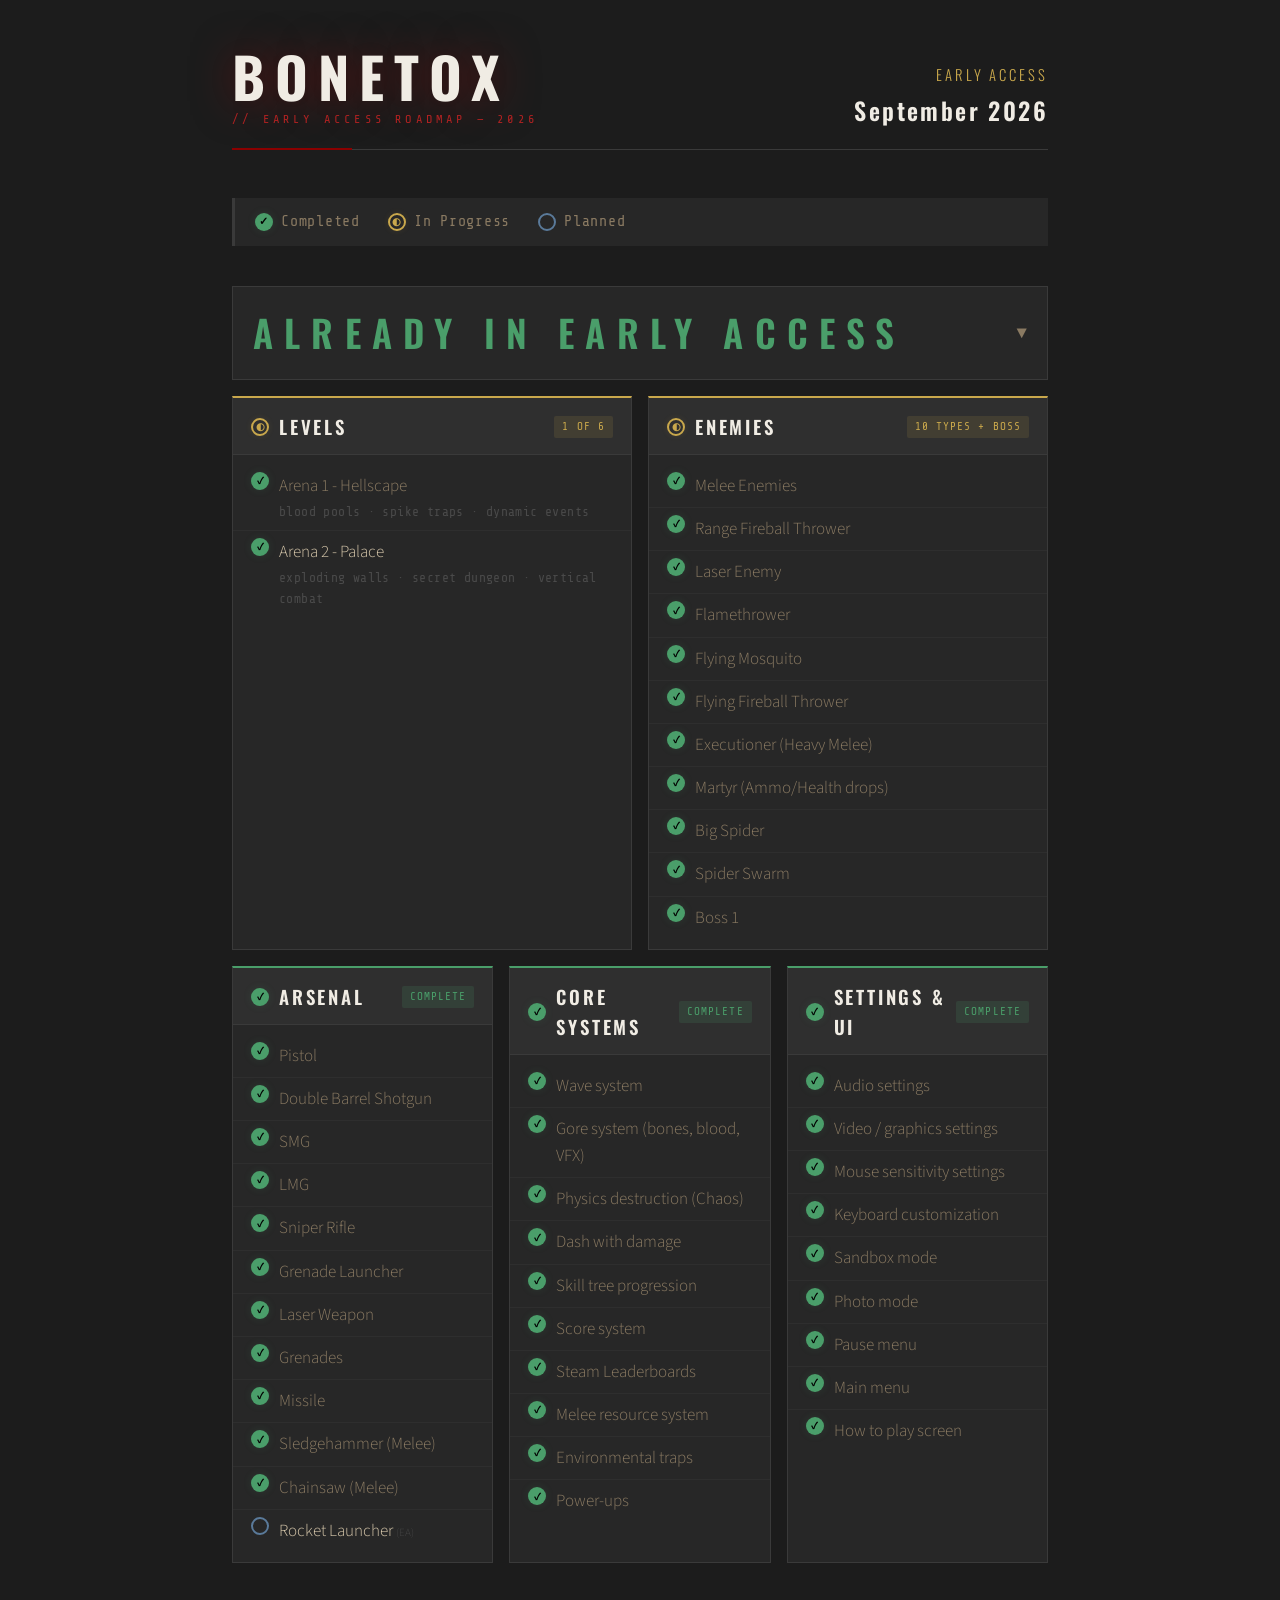
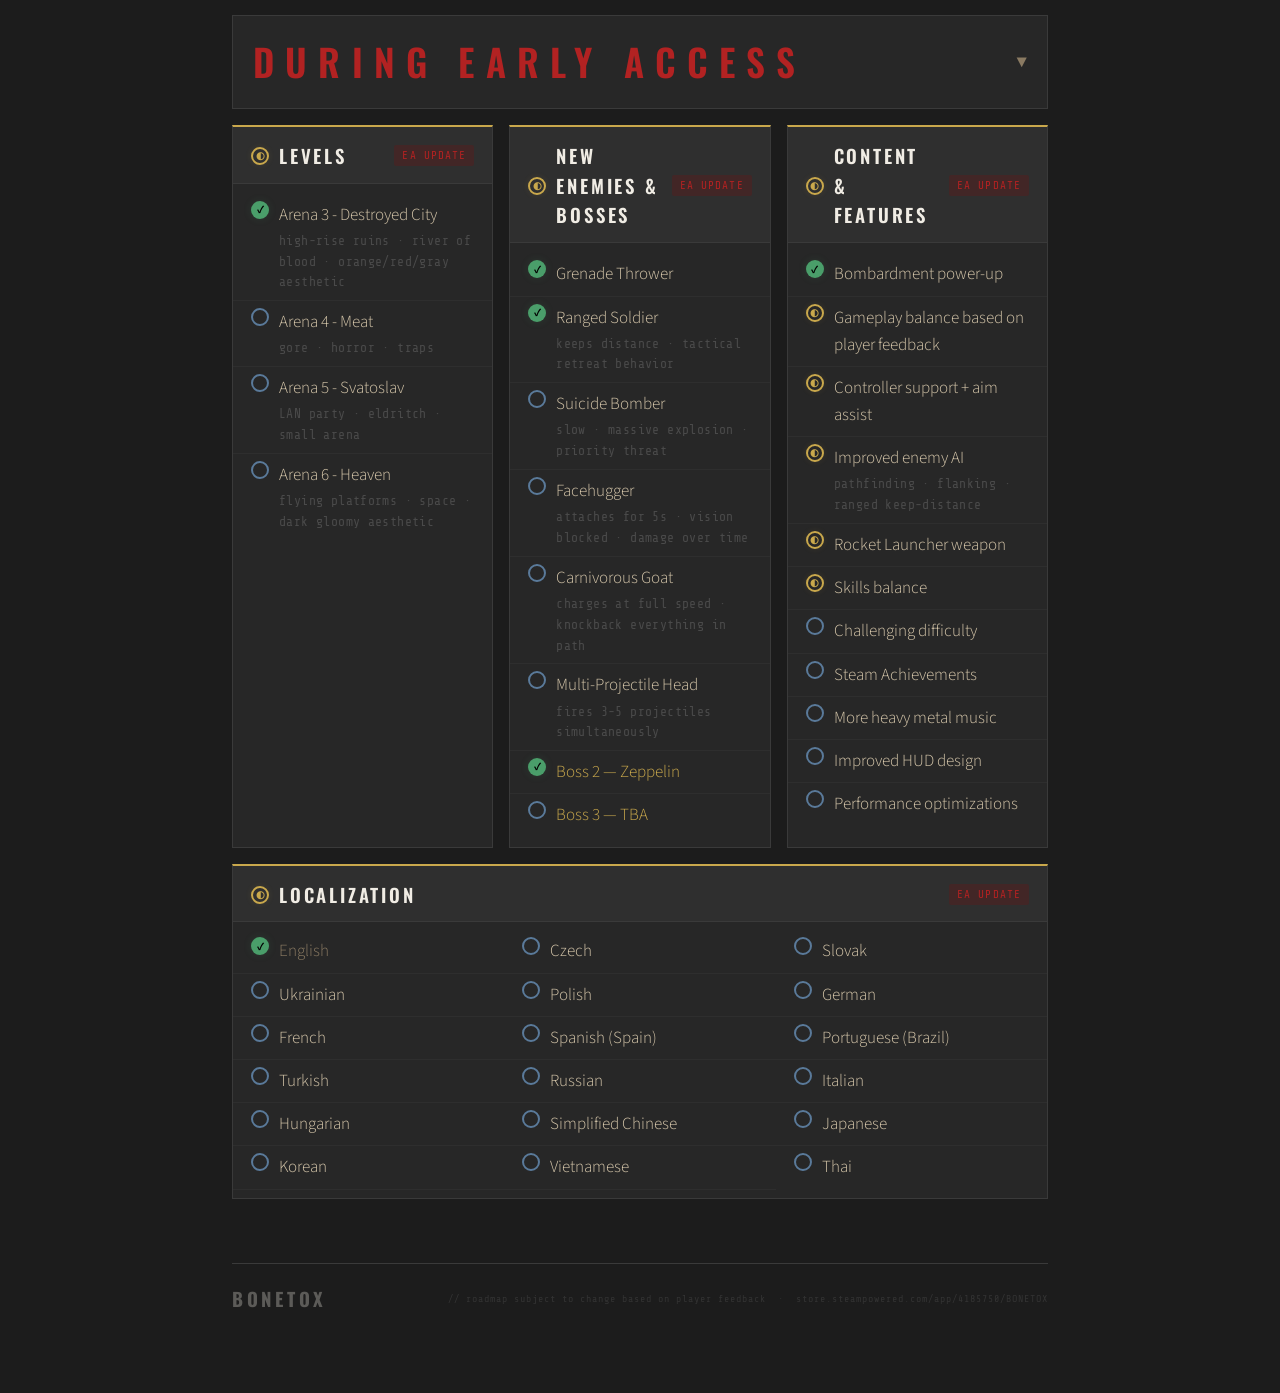
<file: roadmap/index.html>
<!DOCTYPE html>
<html lang="en">
<head>
<meta charset="UTF-8">
<meta name="viewport" content="width=device-width, initial-scale=1.0">
<title>BONETOX — Early Access Roadmap</title>
<style>
  @import url('https://fonts.googleapis.com/css2?family=Oswald:wght@400;500;600;700&family=Share+Tech+Mono&family=Source+Sans+3:wght@300;400;600&display=swap');

  /* =====================
     DESIGN TOKENS
     ===================== */
  :root {
    --bg:           #1c1c1c;
    --surface:      #272727;
    --surface2:     #2f2f2f;
    --border:       #3a3a3a;
    --blood:        #8B0000;
    --blood-mid:    #B22222;
    --bone:         #d4c5a9;
    --bone-dim:     #8a7a62;
    --white:        #f0ece4;
    --done:         #4a9e6a;
    --done-glow:    rgba(74,158,106,0.15);
    --partial:      #c9a84c;
    --partial-glow: rgba(201,168,76,0.12);
    --todo:         #3a3a3a;
    --todo-border:  #2f2f2f;
  }

  * { margin: 0; padding: 0; box-sizing: border-box; }

  body {
    background: var(--bg);
    color: var(--white);
    font-family: 'Source Sans 3', sans-serif;
    font-weight: 300;
    font-size: 22px;
    line-height: 1.6;
    min-height: 100vh;
  }

  /* =====================
     LAYOUT
     ===================== */
  .page {
    max-width: 70%;
    margin: 0 auto;
    padding: 48px 40px 80px;
  }

  /* =====================
     HEADER
     ===================== */
  .header {
    display: flex;
    align-items: flex-end;
    justify-content: space-between;
    margin-bottom: 48px;
    padding-bottom: 20px;
    border-bottom: 1px solid var(--border);
    position: relative;
  }

  .header::after {
    content: '';
    position: absolute;
    bottom: -1px; left: 0;
    width: 120px; height: 2px;
    background: var(--blood);
  }

  .header-left {}

  .game-title {
    font-family: 'Oswald', sans-serif;
    font-weight: 700;
    font-size: 42pt;
    letter-spacing: 0.18em;
    color: var(--white);
    line-height: 1;
    text-shadow: 0 0 40px rgba(139,0,0,0.5);
  }

  .roadmap-label {
    font-family: 'Share Tech Mono', monospace;
    font-size: 9pt;
    letter-spacing: 0.35em;
    color: var(--blood-mid);
    text-transform: uppercase;
    margin-top: 6px;
  }

  .header-right {
    text-align: right;
  }

  .release-tag {
    font-family: 'Oswald', sans-serif;
    font-size: 11pt;
    letter-spacing: 0.2em;
    text-transform: uppercase;
    color: var(--partial);
    margin-bottom: 4px;
  }

  .release-date {
    font-family: 'Oswald', sans-serif;
    font-weight: 600;
    font-size: 18pt;
    letter-spacing: 0.1em;
    color: var(--white);
  }

  /* =====================
     LEGEND
     ===================== */
  .legend {
    display: flex;
    gap: 28px;
    margin-bottom: 40px;
    padding: 12px 20px;
    background: var(--surface);
    border-left: 3px solid var(--border);
  }

  .legend-item {
    display: flex;
    align-items: center;
    gap: 8px;
    font-size: 15px;
    color: var(--bone-dim);
    font-family: 'Share Tech Mono', monospace;
    letter-spacing: 0.05em;
  }

  .status.todo {
    background: transparent;
    border: 2px solid #555;
  }

  .phase-label {
    font-family: 'Oswald', sans-serif;
    font-weight: 500;
    font-size: 12pt;
    letter-spacing: 0.4em;
    text-transform: uppercase;
    white-space: nowrap;
  }

  .footer-note {
    font-family: 'Share Tech Mono', monospace;
    font-size: 13px;
    color: #555;
    letter-spacing: 0.1em;
  }

  /* =====================
     STATUS CIRCLES
     ===================== */
  .status {
    width: 18px;
    height: 18px;
    border-radius: 50%;
    flex-shrink: 0;
    display: flex;
    align-items: center;
    justify-content: center;
    font-size: 10px;
    font-weight: 700;
  }

  .status.done {
    background: var(--done);
    box-shadow: 0 0 8px var(--done-glow);
  }

  .status.done::after { content: '✓'; color: #000; font-size: 11px; }

  .status.partial {
    background: transparent;
    border: 2px solid var(--partial);
    box-shadow: 0 0 6px var(--partial-glow);
  }

  .status.partial::after { content: '◐'; color: var(--partial); font-size: 10px; }

  .status.todo {
    background: transparent;
    border: 2px solid #5a7a9a;
  }

  /* =====================
     GRID
     ===================== */
  .grid {
    display: grid;
    grid-template-columns: 1fr 1fr;
    gap: 16px;
    margin-bottom: 16px;
  }

  .grid.three { grid-template-columns: 1fr 1fr 1fr; }
  .grid.one { grid-template-columns: 1fr; }

  /* =====================
     SECTION
     ===================== */
  .section {
    background: var(--surface);
    border: 1px solid var(--border);
    border-top: 2px solid var(--blood);
    padding: 0;
    overflow: hidden;
  }

  .section.completed { border-top-color: var(--done); }
  .section.inprogress { border-top-color: var(--partial); }
  .section.planned { border-top-color: #333; }

  .section-header {
    display: flex;
    align-items: center;
    gap: 10px;
    padding: 14px 18px 12px;
    border-bottom: 1px solid var(--border);
    background: var(--surface2);
  }

  .section-title {
    font-family: 'Oswald', sans-serif;
    font-weight: 600;
    font-size: 14pt;
    letter-spacing: 0.15em;
    text-transform: uppercase;
    color: var(--white);
    flex: 1;
  }

  .section-badge {
    font-family: 'Share Tech Mono', monospace;
    font-size: 11px;
    letter-spacing: 0.1em;
    padding: 2px 8px;
    border-radius: 2px;
    text-transform: uppercase;
  }

  .badge-done { background: rgba(74,158,106,0.15); color: var(--done); }
  .badge-progress { background: rgba(201,168,76,0.12); color: var(--partial); }
  .badge-planned { background: rgba(255,255,255,0.04); color: #555; }
  .badge-ea { background: rgba(139,0,0,0.2); color: var(--blood-mid); }

  /* =====================
     ITEMS
     ===================== */
  .items { padding: 10px 0; }

  .item {
    display: flex;
    align-items: flex-start;
    gap: 10px;
    padding: 7px 18px;
    border-bottom: 1px solid rgba(255,255,255,0.03);
    transition: background 0.15s;
  }

  .item:last-child { border-bottom: none; }
  .item:hover { background: rgba(255,255,255,0.02); }

  .item-text {
    font-size: 17px;
    color: var(--bone);
    padding-top: 1px;
    flex: 1;
  }

  .item-text.done-text { color: var(--bone-dim); }

  .item-sub {
    font-size: 13px;
    color: #4a4a4a;
    font-family: 'Share Tech Mono', monospace;
    margin-top: 2px;
    letter-spacing: 0.03em;
  }

  /* =====================
     PHASE DIVIDERS
     ===================== */
  .phase-header {
    display: flex;
    align-items: center;
    gap: 16px;
    margin: 36px 0 0;
    cursor: pointer;
    user-select: none;
    padding: 16px 20px;
    background: var(--surface);
    border: 1px solid var(--border);
    transition: background 0.2s;
  }

  .phase-header:hover { background: var(--surface2); }

  .phase-label {
    font-family: 'Oswald', sans-serif;
    font-weight: 600;
    font-size: 28pt;
    letter-spacing: 0.3em;
    text-transform: uppercase;
    white-space: nowrap;
    flex: 1;
  }

  .phase-label.ea-label { color: var(--blood-mid); }
  .phase-label.full-label { color: var(--partial); }
  .phase-label.done-label { color: var(--done); }

  .phase-toggle {
    font-family: 'Share Tech Mono', monospace;
    font-size: 13pt;
    color: var(--bone-dim);
    transition: transform 0.3s;
    flex-shrink: 0;
  }

  .phase-toggle.collapsed { transform: rotate(-90deg); }

  .phase-content {
    overflow: hidden;
    transition: max-height 0.4s ease, opacity 0.3s ease;
    max-height: 9999px;
    opacity: 1;
    margin-bottom: 16px;
  }

  .phase-content.collapsed {
    max-height: 0;
    opacity: 0;
    margin-bottom: 0;
  }

  .phase-line {
    flex: 1;
    height: 1px;
  }

  .phase-line.ea-line { background: linear-gradient(to right, var(--blood), transparent); }
  .phase-line.full-line { background: linear-gradient(to right, var(--partial), transparent); }
  .phase-line.done-line { background: linear-gradient(to right, var(--done), transparent); }

  /* =====================
     LANGUAGES GRID
     ===================== */
  .lang-grid {
    display: grid;
    grid-template-columns: repeat(3, 1fr);
    gap: 0;
    padding: 8px 0;
  }

  /* =====================
     FOOTER
     ===================== */
  .footer {
    margin-top: 48px;
    padding-top: 20px;
    border-top: 1px solid var(--border);
    display: flex;
    justify-content: space-between;
    align-items: center;
  }

  .footer-brand {
    font-family: 'Oswald', sans-serif;
    font-weight: 700;
    font-size: 14pt;
    letter-spacing: 0.2em;
    color: var(--white);
    opacity: 0.3;
  }

  .footer-note {
    font-family: 'Share Tech Mono', monospace;
    font-size: 10px;
    color: #333;
    letter-spacing: 0.1em;
  }

  /* =====================
     PROGRESS BAR
     ===================== */
  .progress-bar-wrap {
    margin: 0 18px 14px;
    padding-top: 10px;
  }

  .progress-bar-label {
    display: flex;
    justify-content: space-between;
    font-family: 'Share Tech Mono', monospace;
    font-size: 10px;
    color: var(--bone-dim);
    letter-spacing: 0.05em;
    margin-bottom: 5px;
  }

  .progress-bar-bg {
    height: 3px;
    background: #222;
    border-radius: 2px;
    overflow: hidden;
  }

  .progress-bar-fill {
    height: 100%;
    border-radius: 2px;
    transition: width 0.3s ease;
  }

  .fill-done { background: var(--done); }
  .fill-partial { background: var(--partial); }

  @media (max-width: 700px) {
    .grid, .grid.three { grid-template-columns: 1fr; }
    .page { padding: 24px 16px 48px; }
    .game-title { font-size: 28pt; }
    .lang-grid { grid-template-columns: repeat(2, 1fr); }
  }
</style>
</head>
<body>
<div class="page">

  <!-- HEADER -->
  <div class="header">
    <div class="header-left">
      <div class="game-title">BONETOX</div>
      <div class="roadmap-label">// Early Access Roadmap — 2026</div>
    </div>
    <div class="header-right">
      <div class="release-tag">Early Access</div>
      <div class="release-date">September 2026</div>
    </div>
  </div>

  <!-- LEGEND -->
  <div class="legend">
    <div class="legend-item">
      <div class="status done"></div> Completed
    </div>
    <div class="legend-item">
      <div class="status partial"></div> In Progress
    </div>
    <div class="legend-item">
      <div class="status todo"></div> Planned
    </div>
  </div>

  <!-- ==================== COMPLETED ==================== -->
  <div class="phase-header" onclick="toggleSection('section-done')">
    <span class="phase-label done-label">Already in Early Access</span>
    <span class="phase-toggle" id="toggle-done">▼</span>
  </div>

  <div class="phase-content" id="section-done">
  <div style="height:16px"></div>

  <div class="grid">

    <!-- LEVELS -->
    <div class="section inprogress">
      <div class="section-header">
        <div class="status partial"></div>
        <div class="section-title">Levels</div>
        <span class="section-badge badge-progress">1 of 6</span>
      </div>
      <div class="items">
        <div class="item">
          <div class="status done"></div>
          <div class="item-text done-text">Arena 1 - Hellscape
            <div class="item-sub">blood pools · spike traps · dynamic events</div>
          </div>
        </div>
        <div class="item">
          <div class="status done"></div>
          <div class="item-text">Arena 2 - Palace
            <div class="item-sub">exploding walls · secret dungeon · vertical combat</div>
          </div>
        </div>
      </div>
    </div>

    <!-- ENEMIES -->
    <div class="section inprogress">
      <div class="section-header">
        <div class="status partial"></div>
        <div class="section-title">Enemies</div>
        <span class="section-badge badge-progress">10 types + boss</span>
      </div>
      <div class="items">
        <div class="item"><div class="status done"></div><div class="item-text done-text">Melee Enemies</div></div>
        <div class="item"><div class="status done"></div><div class="item-text done-text">Range Fireball Thrower</div></div>
        <div class="item"><div class="status done"></div><div class="item-text done-text">Laser Enemy</div></div>
        <div class="item"><div class="status done"></div><div class="item-text done-text">Flamethrower</div></div>
        <div class="item"><div class="status done"></div><div class="item-text done-text">Flying Mosquito</div></div>
        <div class="item"><div class="status done"></div><div class="item-text done-text">Flying Fireball Thrower</div></div>
        <div class="item"><div class="status done"></div><div class="item-text done-text">Executioner (Heavy Melee)</div></div>
        <div class="item"><div class="status done"></div><div class="item-text done-text">Martyr (Ammo/Health drops)</div></div>
        <div class="item"><div class="status done"></div><div class="item-text done-text">Big Spider</div></div>
        <div class="item"><div class="status done"></div><div class="item-text done-text">Spider Swarm</div></div>
        <div class="item"><div class="status done"></div><div class="item-text done-text">Boss 1</div></div>
      </div>
    </div>

  </div>

  <div class="grid three">

    <!-- WEAPONS -->
    <div class="section completed">
      <div class="section-header">
        <div class="status done"></div>
        <div class="section-title">Arsenal</div>
        <span class="section-badge badge-done">Complete</span>
      </div>
      <div class="items">
        <div class="item"><div class="status done"></div><div class="item-text done-text">Pistol</div></div>
        <div class="item"><div class="status done"></div><div class="item-text done-text">Double Barrel Shotgun</div></div>
        <div class="item"><div class="status done"></div><div class="item-text done-text">SMG</div></div>
        <div class="item"><div class="status done"></div><div class="item-text done-text">LMG</div></div>
        <div class="item"><div class="status done"></div><div class="item-text done-text">Sniper Rifle</div></div>
        <div class="item"><div class="status done"></div><div class="item-text done-text">Grenade Launcher</div></div>
        <div class="item"><div class="status done"></div><div class="item-text done-text">Laser Weapon</div></div>
        <div class="item"><div class="status done"></div><div class="item-text done-text">Grenades</div></div>
        <div class="item"><div class="status done"></div><div class="item-text done-text">Missile</div></div>
        <div class="item"><div class="status done"></div><div class="item-text done-text">Sledgehammer (Melee)</div></div>
        <div class="item"><div class="status done"></div><div class="item-text done-text">Chainsaw (Melee)</div></div>
        <div class="item"><div class="status todo"></div><div class="item-text">Rocket Launcher <span style="color:#444;font-size:11px">(EA)</span></div></div>
      </div>
    </div>

    <!-- CORE SYSTEMS -->
    <div class="section completed">
      <div class="section-header">
        <div class="status done"></div>
        <div class="section-title">Core Systems</div>
        <span class="section-badge badge-done">Complete</span>
      </div>
      <div class="items">
        <div class="item"><div class="status done"></div><div class="item-text done-text">Wave system</div></div>
        <div class="item"><div class="status done"></div><div class="item-text done-text">Gore system (bones, blood, VFX)</div></div>
        <div class="item"><div class="status done"></div><div class="item-text done-text">Physics destruction (Chaos)</div></div>
        <div class="item"><div class="status done"></div><div class="item-text done-text">Dash with damage</div></div>
        <div class="item"><div class="status done"></div><div class="item-text done-text">Skill tree progression</div></div>
        <div class="item"><div class="status done"></div><div class="item-text done-text">Score system</div></div>
        <div class="item"><div class="status done"></div><div class="item-text done-text">Steam Leaderboards</div></div>
        <div class="item"><div class="status done"></div><div class="item-text done-text">Melee resource system</div></div>
        <div class="item"><div class="status done"></div><div class="item-text done-text">Environmental traps</div></div>
        <div class="item"><div class="status done"></div><div class="item-text done-text">Power-ups</div></div>
      </div>
    </div>

    <!-- SETTINGS -->
    <div class="section completed">
      <div class="section-header">
        <div class="status done"></div>
        <div class="section-title">Settings & UI</div>
        <span class="section-badge badge-done">Complete</span>
      </div>
      <div class="items">
        <div class="item"><div class="status done"></div><div class="item-text done-text">Audio settings</div></div>
        <div class="item"><div class="status done"></div><div class="item-text done-text">Video / graphics settings</div></div>
        <div class="item"><div class="status done"></div><div class="item-text done-text">Mouse sensitivity settings</div></div>
        <div class="item"><div class="status done"></div><div class="item-text done-text">Keyboard customization</div></div>
        <div class="item"><div class="status done"></div><div class="item-text done-text">Sandbox mode</div></div>
        <div class="item"><div class="status done"></div><div class="item-text done-text">Photo mode</div></div>
        <div class="item"><div class="status done"></div><div class="item-text done-text">Pause menu</div></div>
        <div class="item"><div class="status done"></div><div class="item-text done-text">Main menu</div></div>
        <div class="item"><div class="status done"></div><div class="item-text done-text">How to play screen</div></div>
      </div>
    </div>

  </div>

  </div><!-- end section-done -->

  <!-- ==================== EARLY ACCESS ==================== -->
  <div class="phase-header" onclick="toggleSection('section-ea')">
    <span class="phase-label ea-label">During Early Access</span>
    <span class="phase-toggle" id="toggle-ea">▼</span>
  </div>

  <div class="phase-content" id="section-ea">
  <div style="height:16px"></div>

  <div class="grid three">

    <!-- EA LEVELS -->
    <div class="section inprogress">
      <div class="section-header">
        <div class="status partial"></div>
        <div class="section-title">Levels</div>
        <span class="section-badge badge-ea">EA Update</span>
      </div>
      <div class="items">
		<div class="item">
          <div class="status done"></div>
          <div class="item-text">Arena 3 - Destroyed City
            <div class="item-sub">high-rise ruins · river of blood · orange/red/gray aesthetic</div>
          </div>
        </div>
		<div class="item">
          <div class="status todo"></div>
          <div class="item-text">Arena 4 - Meat
            <div class="item-sub">gore · horror · traps</div>
          </div>
        </div>
		<div class="item">
          <div class="status todo"></div>
          <div class="item-text">Arena 5 - Svatoslav
            <div class="item-sub">LAN party · eldritch · small arena</div>
          </div>
        </div>
        <div class="item">
          <div class="status todo"></div>
          <div class="item-text">Arena 6 - Heaven
            <div class="item-sub">flying platforms · space · dark gloomy aesthetic</div>
          </div>
        </div>
      </div>
    </div>

    <!-- NEW ENEMIES -->
    <div class="section inprogress">
      <div class="section-header">
        <div class="status partial"></div>
        <div class="section-title">New Enemies &amp; Bosses</div>
        <span class="section-badge badge-ea">EA Update</span>
      </div>
      <div class="items">
        <div class="item"><div class="status done"></div><div class="item-text">Grenade Thrower</div></div>
        <div class="item"><div class="status done"></div><div class="item-text">Ranged Soldier
          <div class="item-sub">keeps distance · tactical retreat behavior</div>
        </div></div>
        <div class="item"><div class="status todo"></div><div class="item-text">Suicide Bomber
          <div class="item-sub">slow · massive explosion · priority threat</div>
        </div></div>
        <div class="item"><div class="status todo"></div><div class="item-text">Facehugger
          <div class="item-sub">attaches for 5s · vision blocked · damage over time</div>
        </div></div>
		<div class="item"><div class="status todo"></div><div class="item-text">Carnivorous Goat
          <div class="item-sub">charges at full speed · knockback everything in path</div>
        </div></div>
        <div class="item"><div class="status todo"></div><div class="item-text">Multi-Projectile Head
          <div class="item-sub">fires 3-5 projectiles simultaneously</div>
        </div></div>
        <div class="item"><div class="status done"></div>
          <div class="item-text" style="color:var(--partial)">Boss 2 — Zeppelin</div>
        </div>
        <div class="item"><div class="status todo"></div>
          <div class="item-text" style="color:var(--partial)">Boss 3 — TBA</div>
        </div>
      </div>
    </div>

    <!-- CONTENT UPDATES -->
    <div class="section inprogress">
      <div class="section-header">
        <div class="status partial"></div>
        <div class="section-title">Content &amp; Features</div>
        <span class="section-badge badge-ea">EA Update</span>
      </div>
      <div class="items">
        <div class="item"><div class="status done"></div><div class="item-text">Bombardment power-up</div></div>
		<div class="item"><div class="status partial"></div><div class="item-text">Gameplay balance based on player feedback</div></div>
        <div class="item"><div class="status partial"></div><div class="item-text">Controller support + aim assist</div></div>
	    <div class="item"><div class="status partial"></div><div class="item-text">Improved enemy AI
          <div class="item-sub">pathfinding · flanking · ranged keep-distance</div>
        </div></div>
        <div class="item"><div class="status partial"></div><div class="item-text">Rocket Launcher weapon</div></div>
        <div class="item"><div class="status partial"></div><div class="item-text">Skills balance</div></div>
        <div class="item"><div class="status todo"></div><div class="item-text">Challenging difficulty</div></div>
        <div class="item"><div class="status todo"></div><div class="item-text">Steam Achievements</div></div>
        <div class="item"><div class="status todo"></div><div class="item-text">More heavy metal music</div></div>
        <div class="item"><div class="status todo"></div><div class="item-text">Improved HUD design</div></div>
        <div class="item"><div class="status todo"></div><div class="item-text">Performance optimizations</div></div>
      </div>
    </div>

  </div>

  <!-- LOCALIZATION -->
  <div class="grid one">
    <div class="section inprogress">
      <div class="section-header">
        <div class="status partial"></div>
        <div class="section-title">Localization</div>
        <span class="section-badge badge-ea">EA Update</span>
      </div>
      <div class="lang-grid">
        <div class="item"><div class="status done"></div><div class="item-text done-text">English</div></div>
        <div class="item"><div class="status todo"></div><div class="item-text">Czech</div></div>
		<div class="item"><div class="status todo"></div><div class="item-text">Slovak</div></div>
		<div class="item"><div class="status todo"></div><div class="item-text">Ukrainian</div></div>
		<div class="item"><div class="status todo"></div><div class="item-text">Polish</div></div>
        <div class="item"><div class="status todo"></div><div class="item-text">German</div></div>
        <div class="item"><div class="status todo"></div><div class="item-text">French</div></div>
        <div class="item"><div class="status todo"></div><div class="item-text">Spanish (Spain)</div></div>
		<div class="item"><div class="status todo"></div><div class="item-text">Portuguese (Brazil)</div></div>
		<div class="item"><div class="status todo"></div><div class="item-text">Turkish</div></div>
        <div class="item"><div class="status todo"></div><div class="item-text">Russian</div></div>
        <div class="item"><div class="status todo"></div><div class="item-text">Italian</div></div>
        <div class="item"><div class="status todo"></div><div class="item-text">Hungarian</div></div>
        <div class="item"><div class="status todo"></div><div class="item-text">Simplified Chinese</div></div>
        <div class="item"><div class="status todo"></div><div class="item-text">Japanese</div></div>
        <div class="item"><div class="status todo"></div><div class="item-text">Korean</div></div>
        <div class="item"><div class="status todo"></div><div class="item-text">Vietnamese</div></div>
        <div class="item"><div class="status todo"></div><div class="item-text">Thai</div></div>
      </div>
    </div>
  </div>

  </div><!-- end section-ea -->

  <!-- FOOTER -->
  <div class="footer">
    <div class="footer-brand">BONETOX</div>
    <div class="footer-note">// roadmap subject to change based on player feedback &nbsp;·&nbsp; store.steampowered.com/app/4185750/BONETOX</div>
  </div>

</div>
<script>
  function toggleSection(id) {
    const content = document.getElementById(id);
    const sectionName = id.replace('section-', '');
    const toggle = document.getElementById('toggle-' + sectionName);
    const isCollapsed = content.classList.contains('collapsed');
    content.classList.toggle('collapsed');
    toggle.classList.toggle('collapsed');
    toggle.textContent = isCollapsed ? '▼' : '▶';
  }
</script>
</body>
</html>
</file>
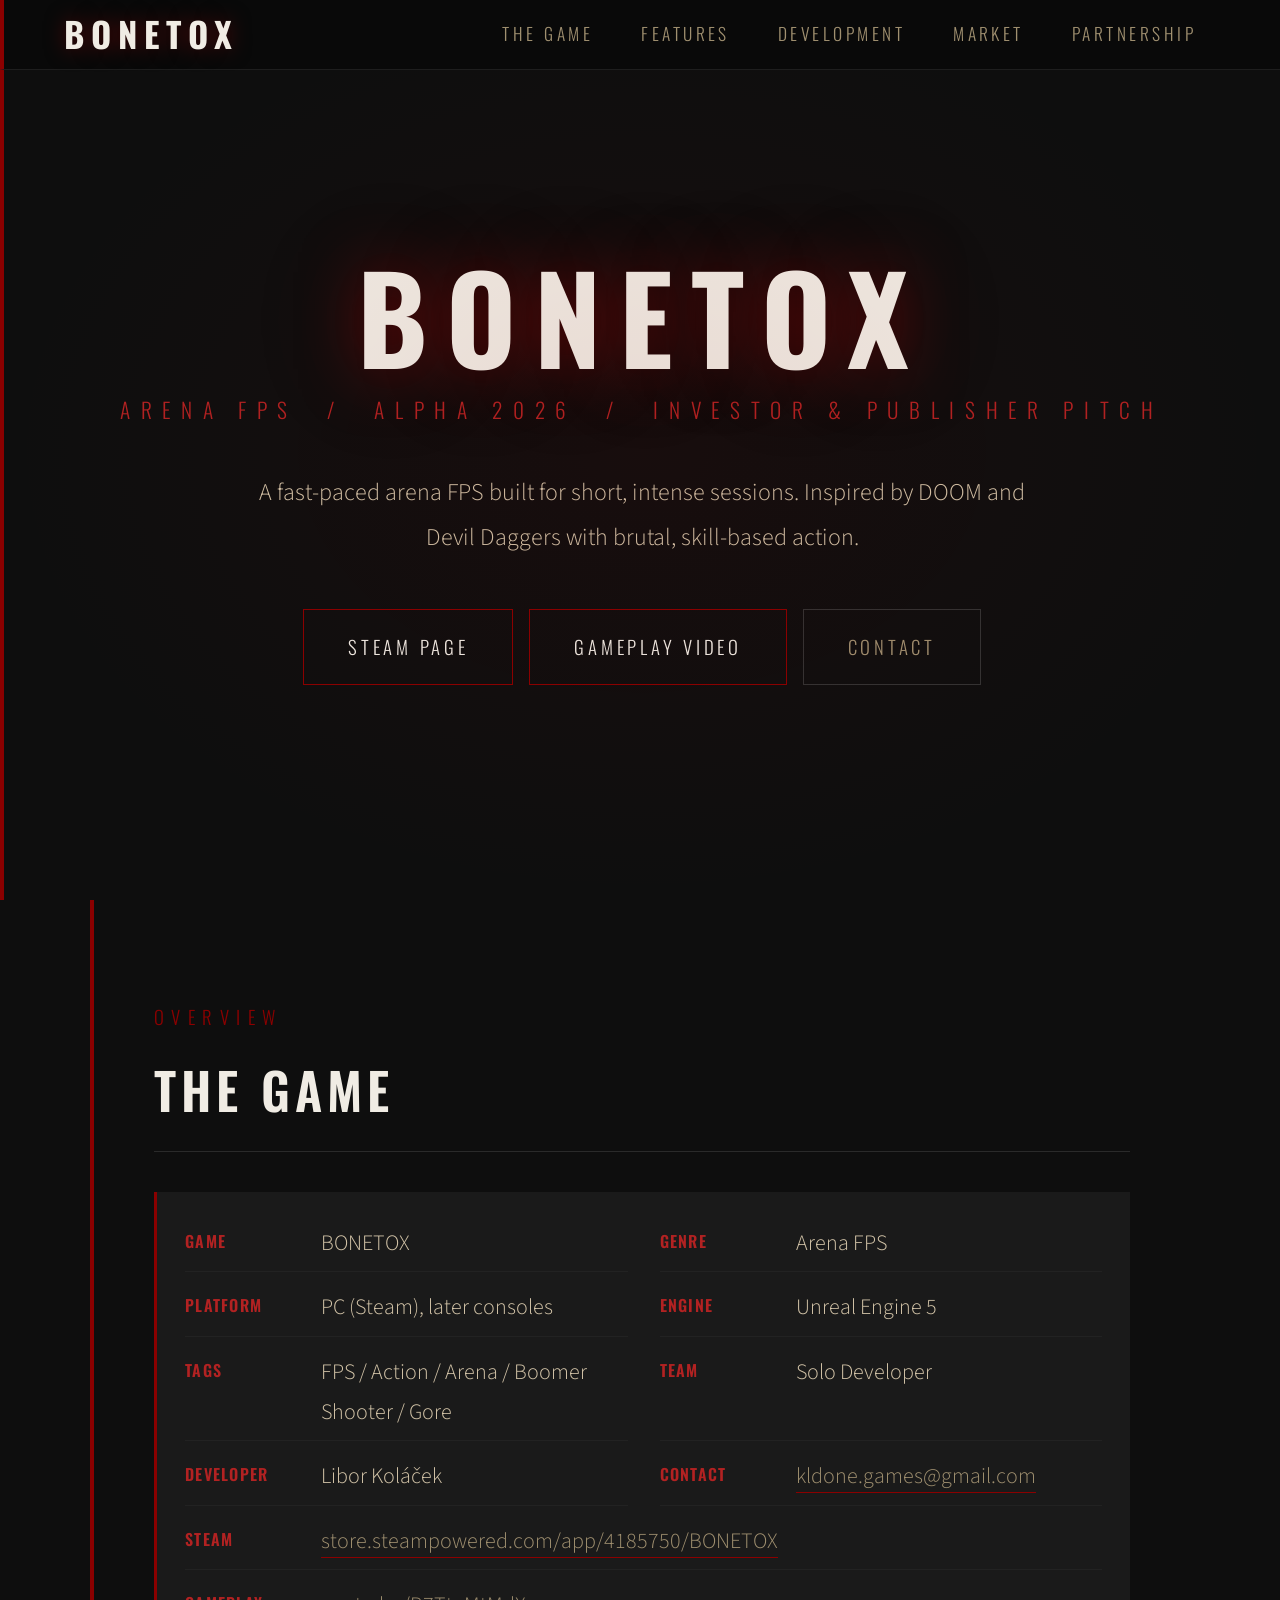
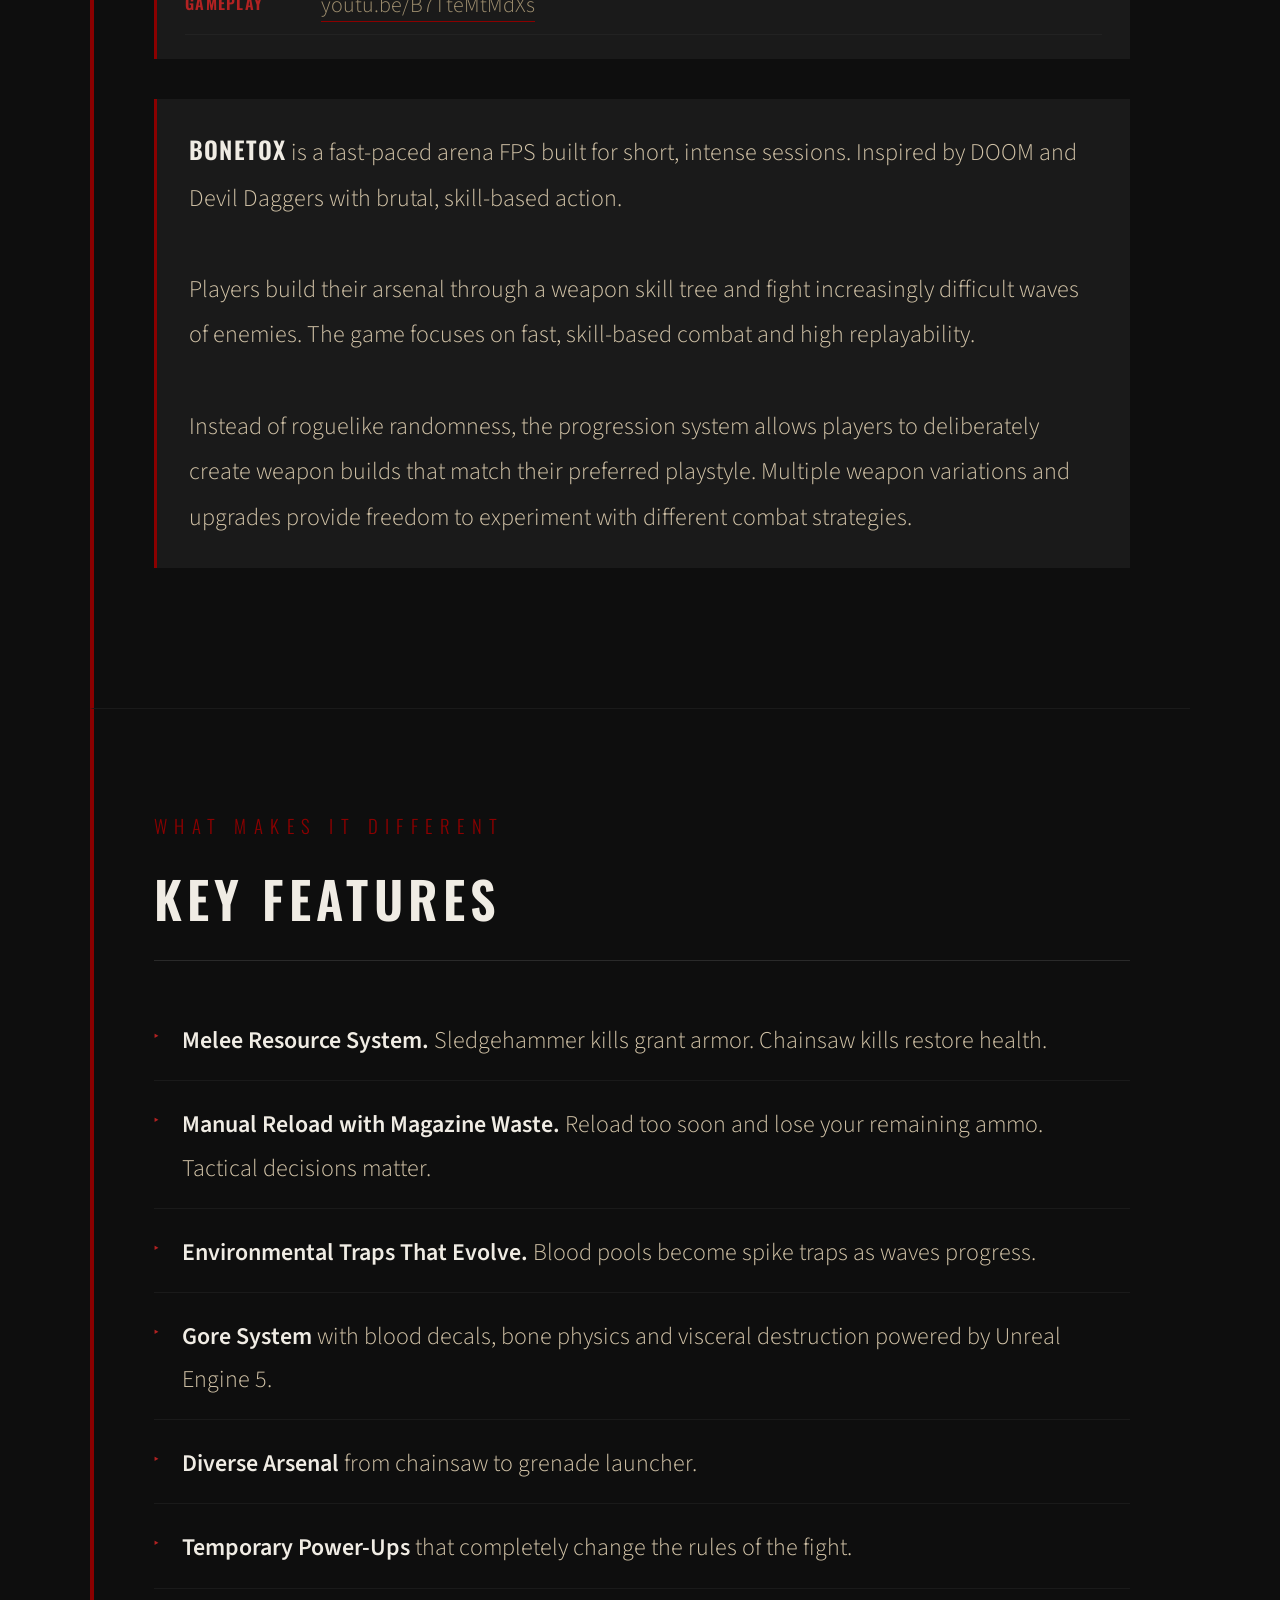
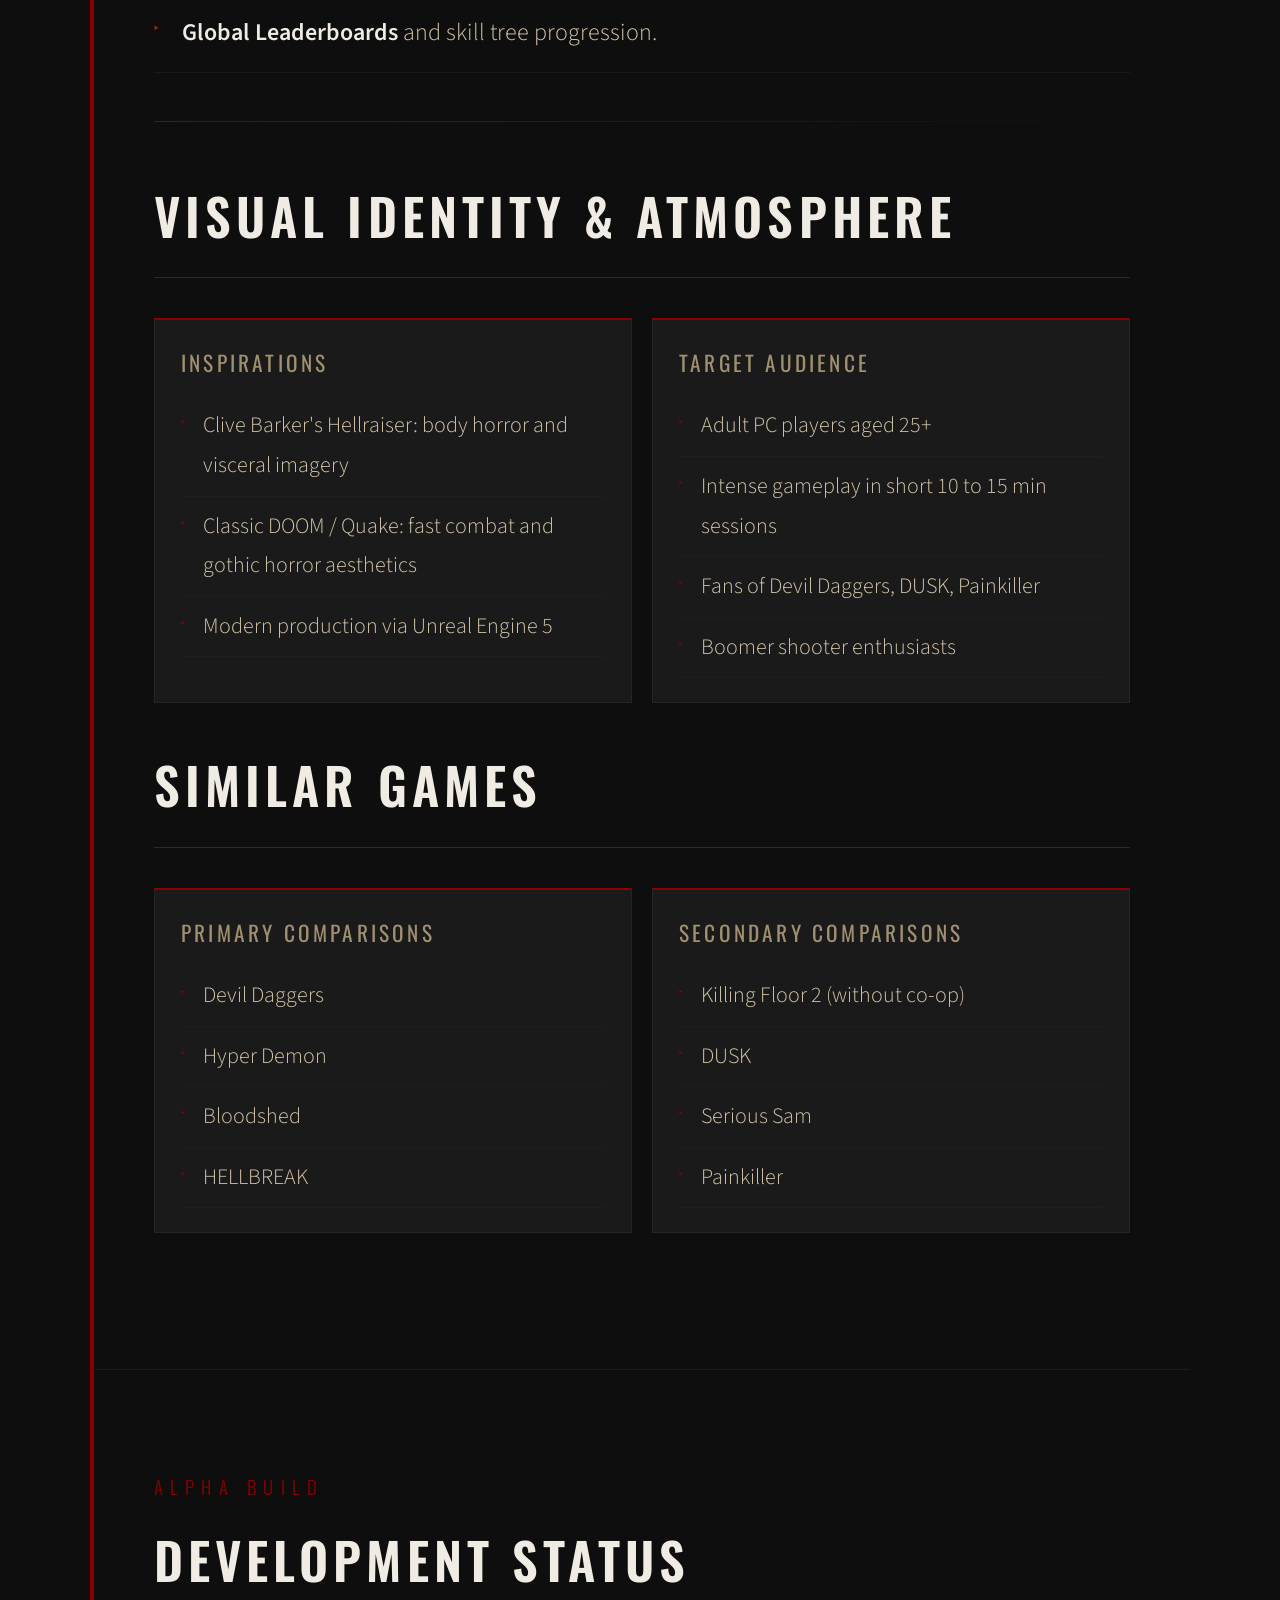
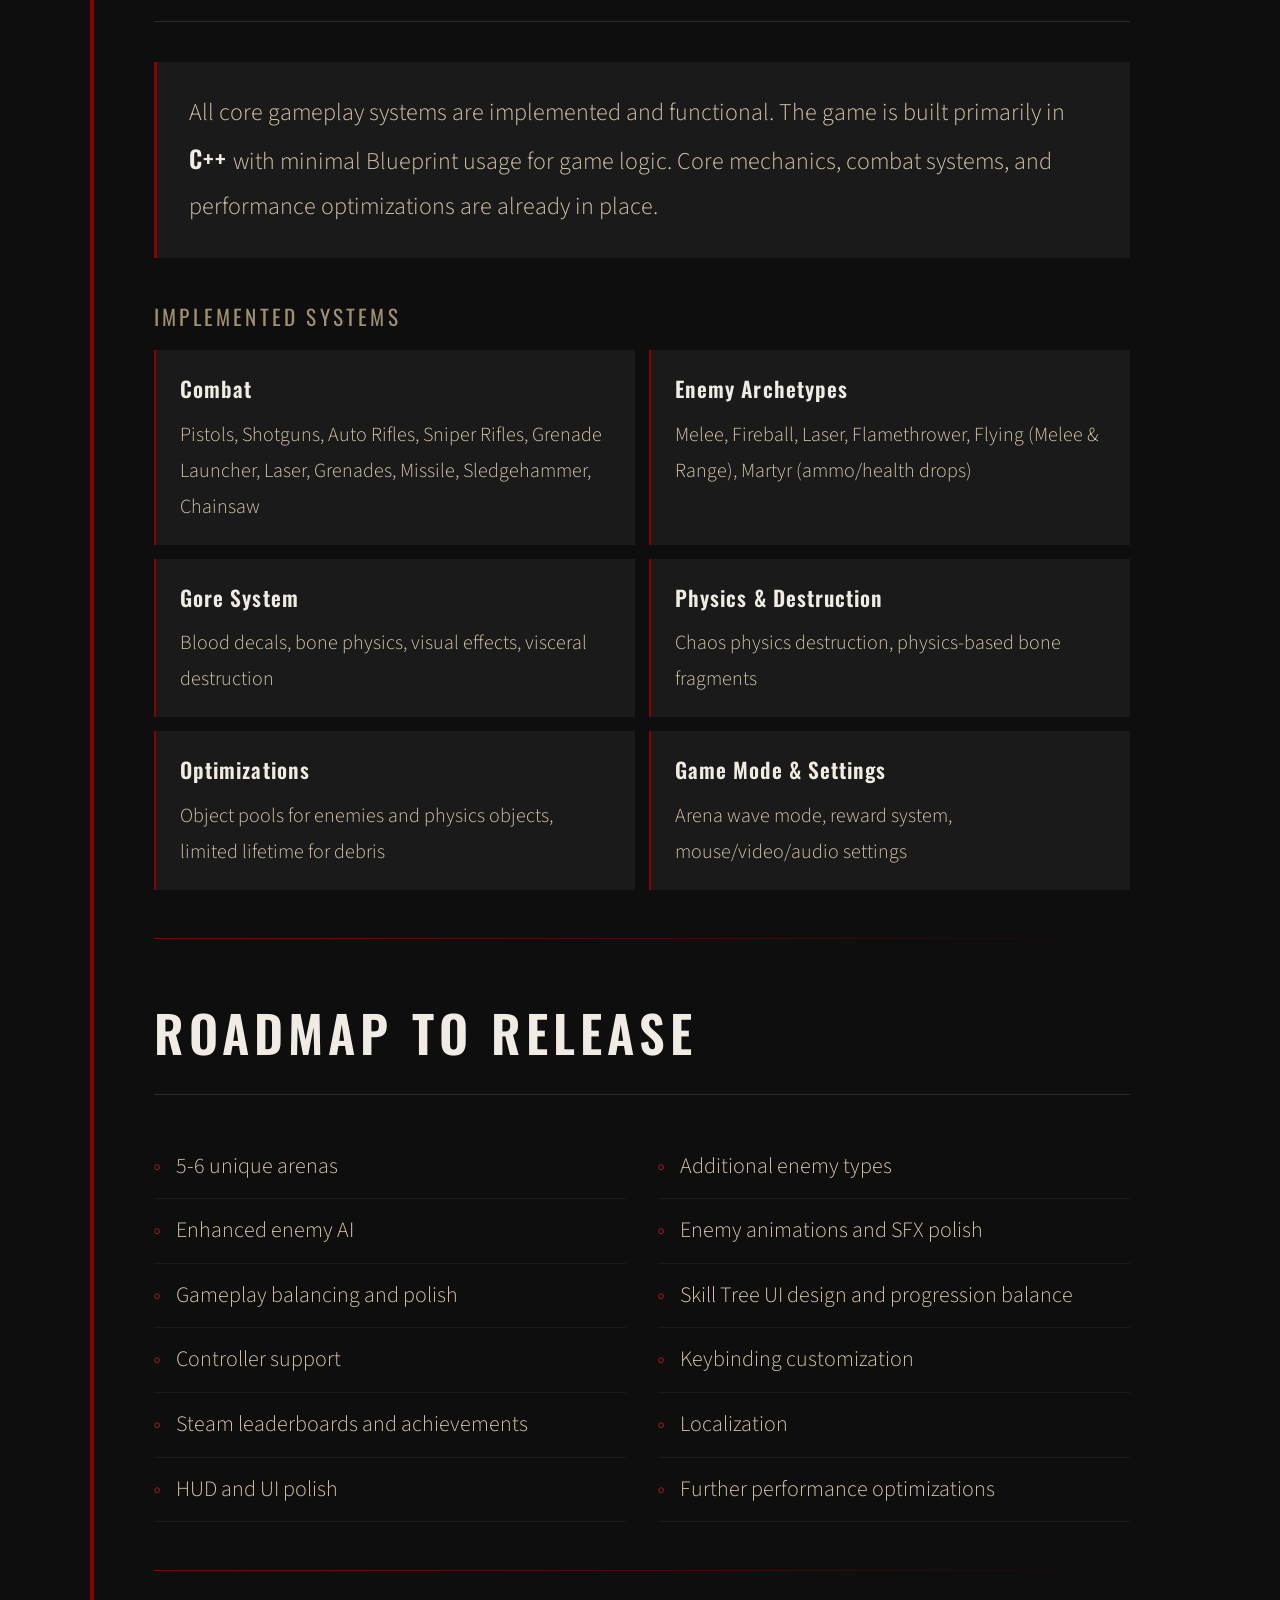
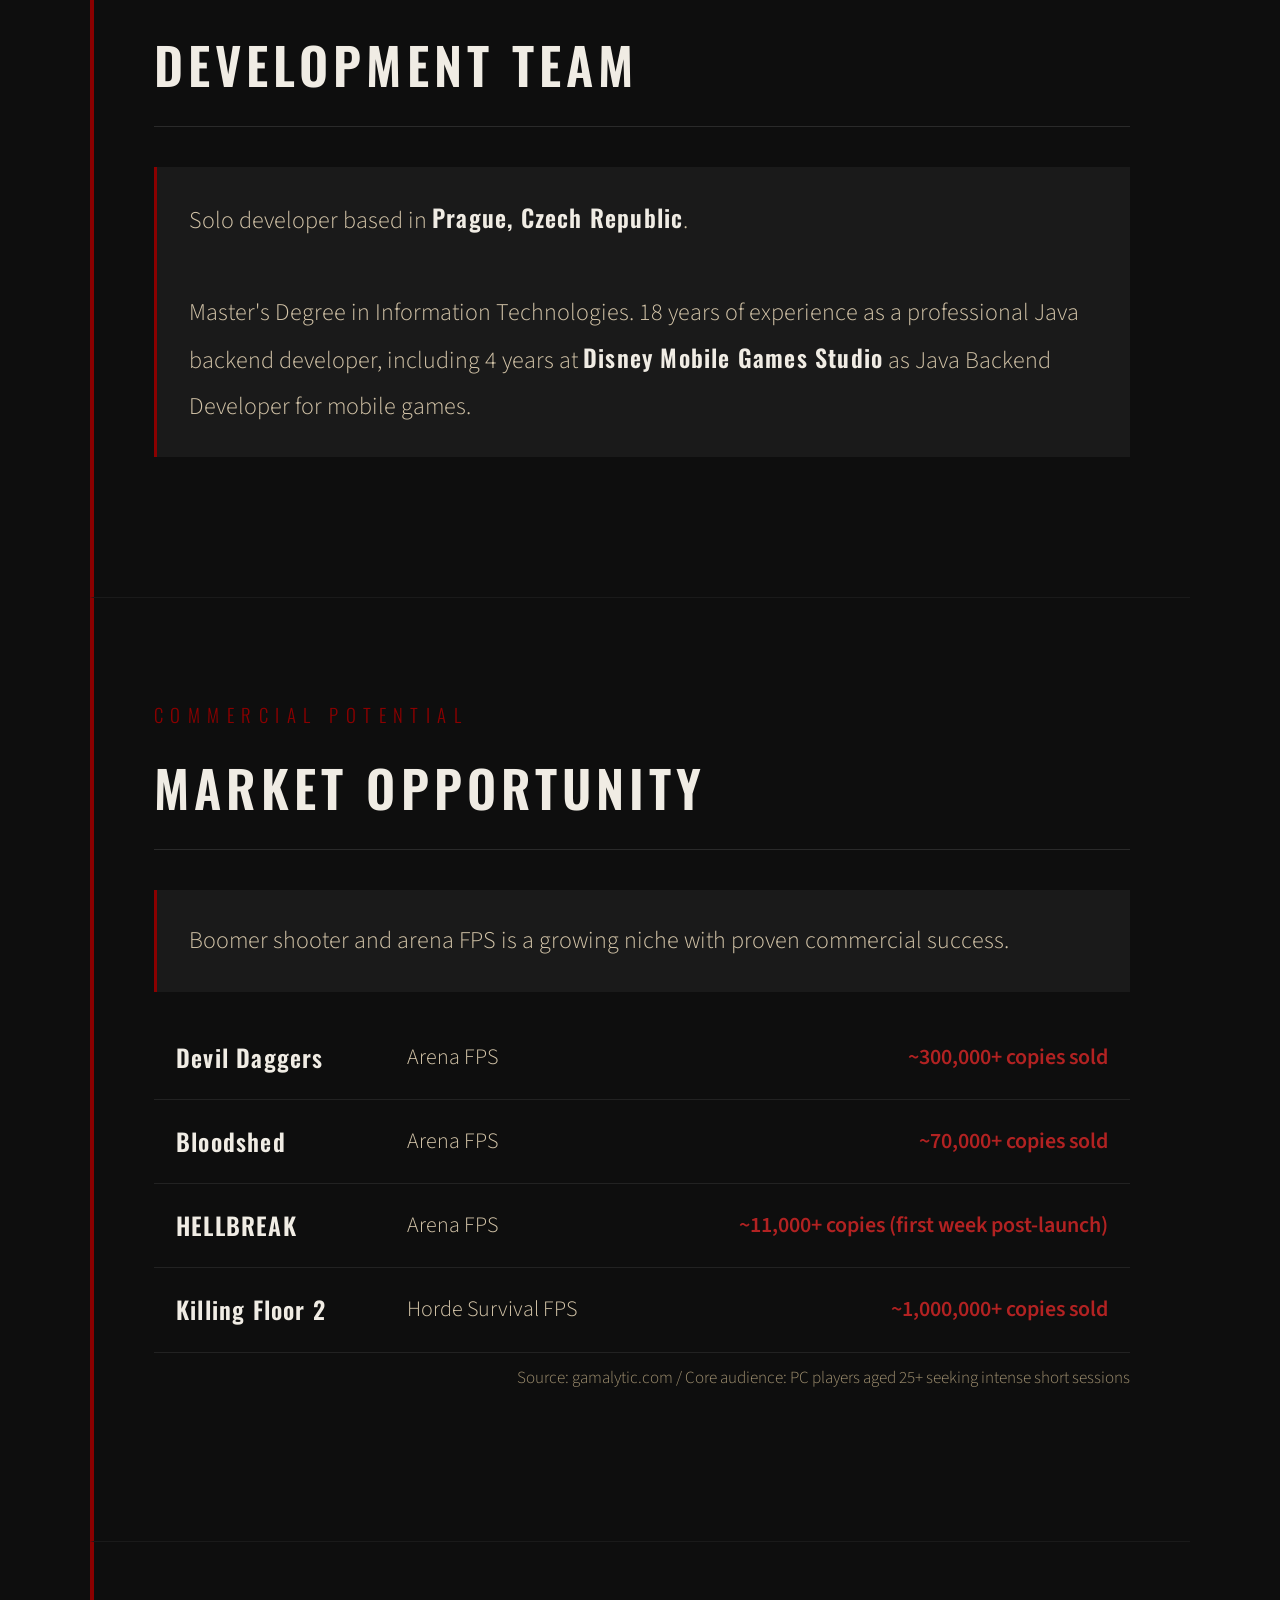
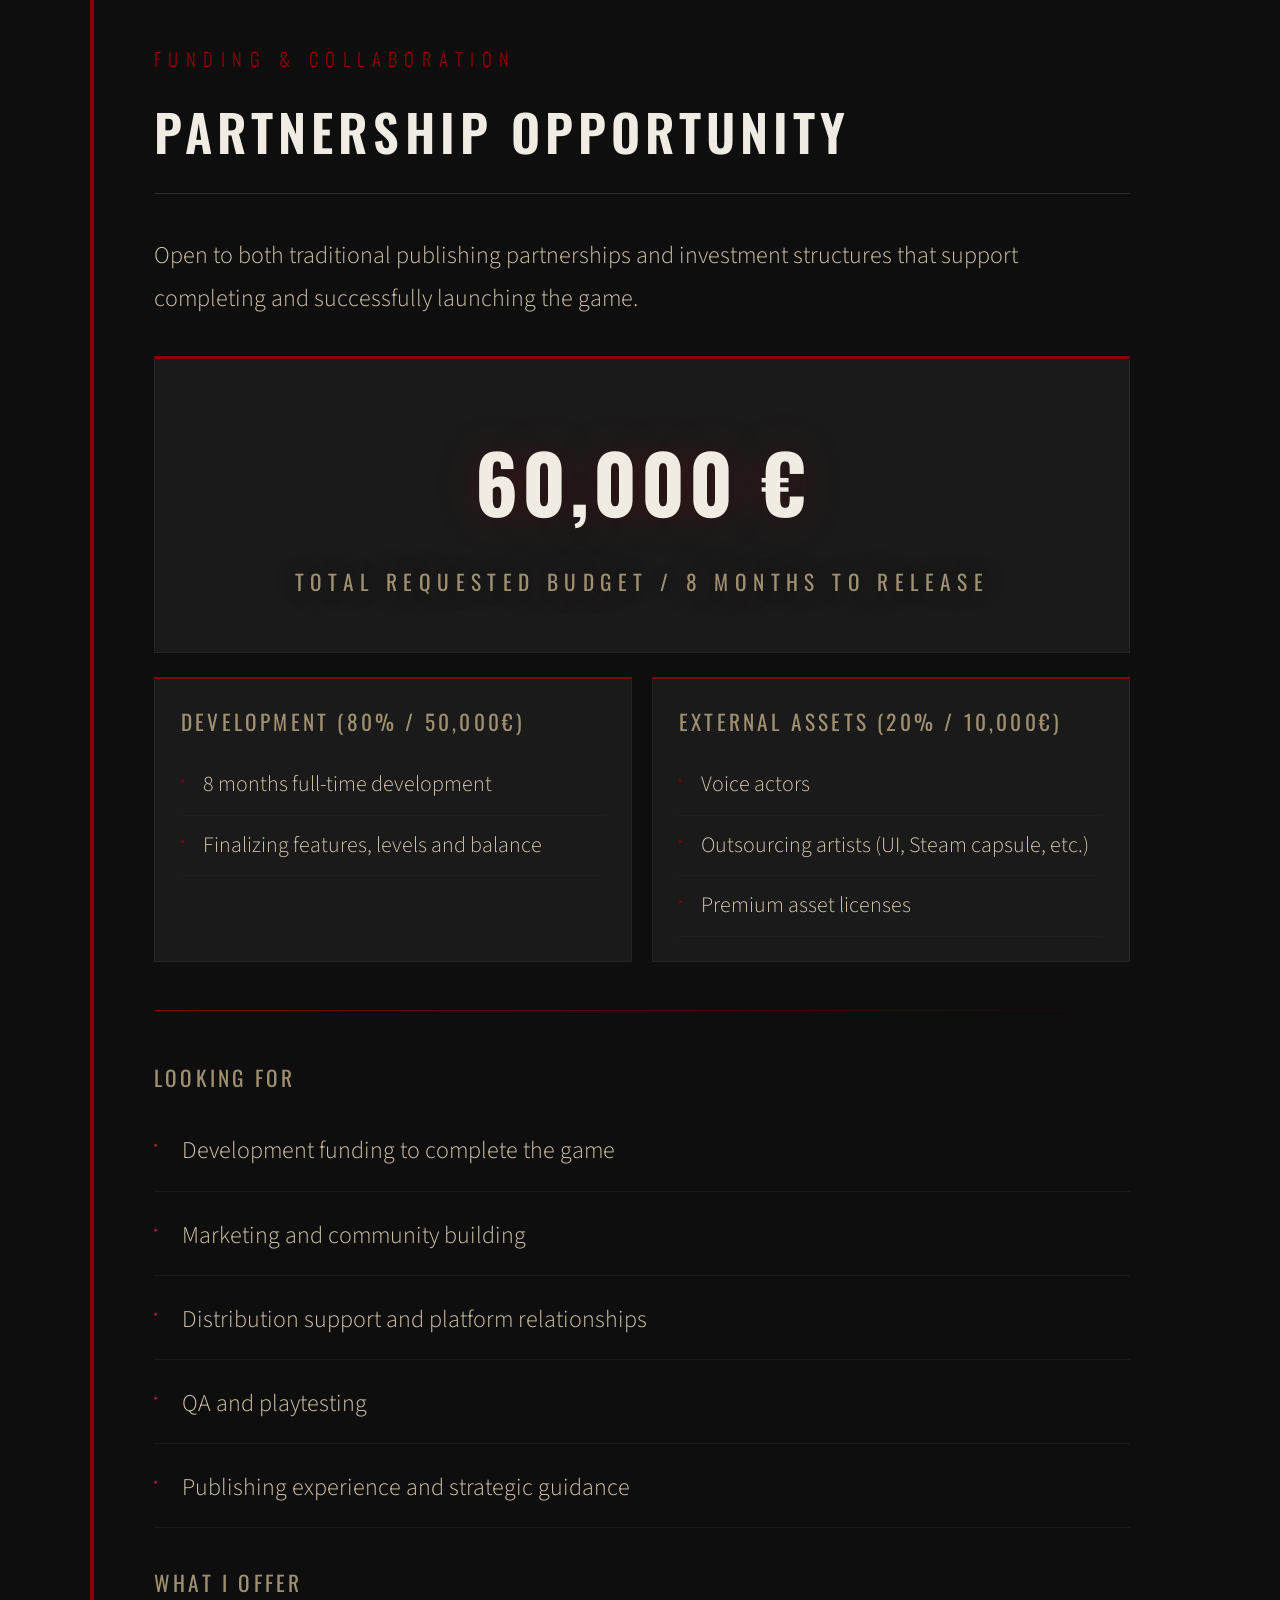
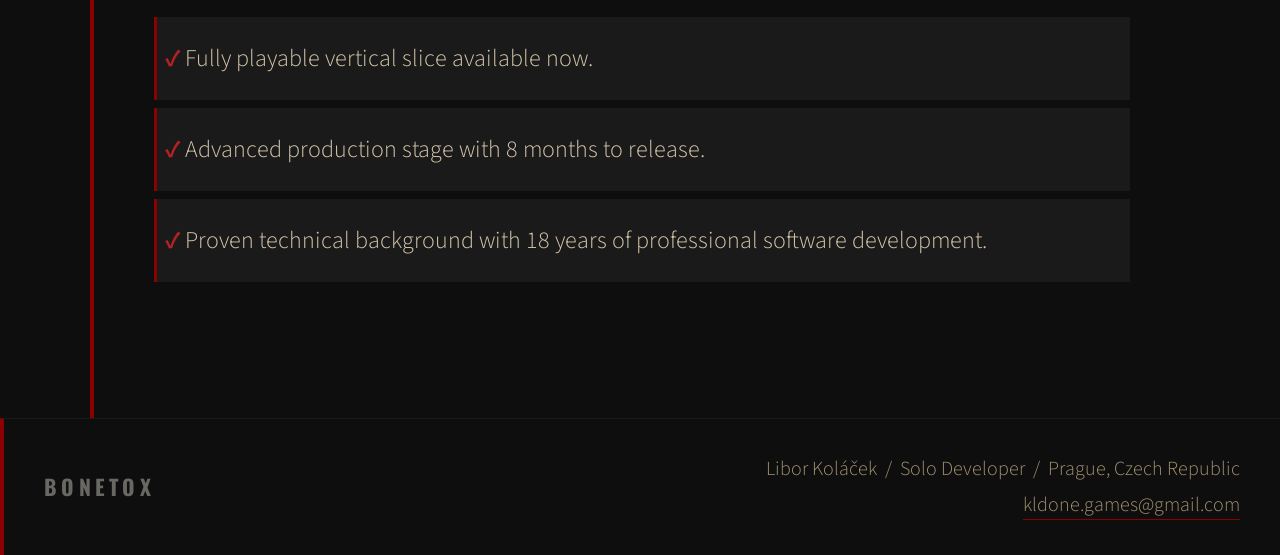
<file: game_access_pitch_2026.html>
<!DOCTYPE html>
<html lang="en">
<head>
<meta charset="UTF-8">
<meta name="viewport" content="width=device-width, initial-scale=1.0">
<title>BONETOX / Investor & Publisher Pitch 2026</title>
<style>
  @import url('https://fonts.googleapis.com/css2?family=Oswald:wght@400;600;700&family=Source+Sans+3:wght@300;400;600&display=swap');

  :root {
    --blood: #8B0000;
    --blood-light: #B22222;
    --dark: #0e0e0e;
    --dark-panel: #1a1a1a;
    --bone: #d4c5a9;
    --bone-dim: #a09070;
    --white: #f0ece4;
  }

  * { margin: 0; padding: 0; box-sizing: border-box; }

  html { scroll-behavior: smooth; }

  body {
    background: var(--dark);
    color: var(--white);
    font-family: 'Source Sans 3', sans-serif;
    font-weight: 300;
    font-size: 26px;
    line-height: 1.8;
  }

  /* NAV */
  nav {
    position: fixed;
    top: 0; left: 0; right: 0;
    background: rgba(10,10,10,0.95);
    border-bottom: 1px solid #1e1e1e;
    border-left: 4px solid var(--blood);
    z-index: 100;
    display: flex;
    align-items: center;
    gap: 0;
    padding: 0 60px;
    height: 70px;
  }

  nav .nav-brand {
    font-family: 'Oswald', sans-serif;
    font-weight: 700;
    font-size: 26pt;
    letter-spacing: 0.2em;
    color: var(--white);
    margin-right: auto;
    text-shadow: 0 0 20px rgba(139,0,0,0.5);
  }

  nav a {
    font-family: 'Oswald', sans-serif;
    font-size: 13pt;
    letter-spacing: 0.2em;
    text-transform: uppercase;
    color: var(--bone-dim);
    text-decoration: none;
    padding: 0 24px;
    height: 70px;
    display: flex;
    align-items: center;
    border-bottom: 2px solid transparent;
    transition: color 0.2s, border-color 0.2s;
  }

  nav a:hover {
    color: var(--white);
    border-bottom-color: var(--blood);
  }

  /* HERO */
  .hero {
    min-height: 100vh;
    display: flex;
    flex-direction: column;
    align-items: center;
    justify-content: center;
    text-align: center;
    padding: 120px 60px 80px;
    border-left: 4px solid var(--blood);
    position: relative;
    overflow: hidden;
  }

  .hero::before {
    content: '';
    position: absolute;
    inset: 0;
    background: radial-gradient(ellipse at center, rgba(139,0,0,0.08) 0%, transparent 70%);
    pointer-events: none;
  }

  .hero-title {
    font-family: 'Oswald', sans-serif;
    font-size: clamp(52pt, 10vw, 90pt);
    font-weight: 700;
    letter-spacing: 0.15em;
    color: var(--white);
    text-shadow: 0 0 60px rgba(139,0,0,0.6), 0 0 120px rgba(139,0,0,0.2);
    line-height: 1;
    margin-bottom: 16px;
  }

  .hero-sub {
    font-family: 'Oswald', sans-serif;
    font-size: 16pt;
    letter-spacing: 0.5em;
    color: var(--blood-light);
    margin-bottom: 40px;
    text-transform: uppercase;
  }

  .hero-desc {
    max-width: 800px;
    color: var(--bone);
    font-size: 24px;
    line-height: 1.9;
    margin-bottom: 48px;
  }

  .hero-links {
    display: flex;
    gap: 16px;
    flex-wrap: wrap;
    justify-content: center;
  }

  .btn {
    font-family: 'Oswald', sans-serif;
    font-size: 14pt;
    letter-spacing: 0.2em;
    text-transform: uppercase;
    text-decoration: none;
    padding: 20px 44px;
    border: 1px solid var(--blood);
    color: var(--white);
    transition: background 0.2s, color 0.2s;
  }

  .btn:hover { background: var(--blood); }

  .btn.secondary {
    border-color: #333;
    color: var(--bone-dim);
  }

  .btn.secondary:hover { background: #1f1f1f; color: var(--white); }

  /* SECTIONS */
  section {
    max-width: 1100px;
    margin: 0 auto;
    padding: 100px 60px;
    border-left: 4px solid var(--blood);
  }

  section + section {
    border-top: 1px solid #1a1a1a;
  }

  .section-label {
    font-family: 'Oswald', sans-serif;
    font-size: 14pt;
    letter-spacing: 0.4em;
    text-transform: uppercase;
    color: var(--blood);
    margin-bottom: 10px;
  }

  h2 {
    font-family: 'Oswald', sans-serif;
    font-weight: 600;
    font-size: 38pt;
    letter-spacing: 0.1em;
    text-transform: uppercase;
    color: var(--white);
    margin-bottom: 40px;
    padding-bottom: 16px;
    border-bottom: 1px solid #2a2a2a;
  }

  h3 {
    font-family: 'Oswald', sans-serif;
    font-weight: 400;
    font-size: 16pt;
    letter-spacing: 0.15em;
    text-transform: uppercase;
    color: var(--bone-dim);
    margin: 32px 0 14px;
  }

  /* INFO GRID */
  .info-grid {
    display: grid;
    grid-template-columns: 1fr 1fr;
    gap: 8px 32px;
    background: var(--dark-panel);
    border-left: 3px solid var(--blood);
    padding: 24px 28px;
    margin-bottom: 40px;
  }

  .info-row {
    display: flex;
    gap: 16px;
    font-size: 22px;
    padding: 8px 0;
    border-bottom: 1px solid #222;
  }

  .info-label {
    font-family: 'Oswald', sans-serif;
    font-weight: 600;
    color: var(--blood-light);
    font-size: 16px;
    letter-spacing: 0.08em;
    min-width: 120px;
    text-transform: uppercase;
    padding-top: 3px;
  }

  .info-value { color: var(--bone); }

  .info-value a {
    color: var(--bone-dim);
    text-decoration: none;
    border-bottom: 1px solid var(--blood);
    transition: color 0.2s;
  }

  .info-value a:hover { color: var(--white); }

  /* GAME DESC */
  .game-desc {
    color: var(--bone);
    line-height: 1.9;
    font-size: 24px;
    padding: 28px 32px;
    background: var(--dark-panel);
    border-left: 3px solid var(--blood);
    margin-bottom: 40px;
  }

  .game-desc strong {
    font-family: 'Oswald', sans-serif;
    color: var(--white);
    font-weight: 600;
    letter-spacing: 0.05em;
  }

  /* FEATURE LIST */
  .feature-list {
    list-style: none;
    margin-bottom: 48px;
  }

  .feature-list li {
    position: relative;
    padding: 18px 16px 18px 28px;
    margin-bottom: 4px;
    font-size: 24px;
    color: var(--bone);
    border-bottom: 1px solid #1a1a1a;
    transition: background 0.15s;
  }

  .feature-list li:hover { background: #141414; }

  .feature-list li::before {
    content: '▸';
    color: var(--blood-light);
    position: absolute;
    left: 0;
    font-size: 16px;
    top: 20px;
  }

  .feature-list li strong {
    color: var(--white);
    font-weight: 600;
  }

  /* TWO COL */
  .two-col {
    display: grid;
    grid-template-columns: 1fr 1fr;
    gap: 20px;
    margin-bottom: 36px;
  }

  /* PANEL */
  .panel {
    background: var(--dark-panel);
    border: 1px solid #252525;
    border-top: 2px solid var(--blood);
    padding: 24px 26px;
  }

  .panel h3 { margin-top: 0; }

  .panel ul { list-style: none; margin-top: 10px; }

  .panel ul li {
    font-size: 22px;
    color: var(--bone);
    padding: 10px 0 10px 22px;
    position: relative;
    border-bottom: 1px solid #1e1e1e;
  }

  .panel ul li::before {
    content: '▸';
    color: var(--blood);
    position: absolute;
    left: 0;
    font-size: 13px;
    top: 14px;
  }

  /* SYSTEMS GRID */
  .systems-grid {
    display: grid;
    grid-template-columns: 1fr 1fr;
    gap: 14px;
    margin-bottom: 48px;
  }

  .system-tag {
    background: var(--dark-panel);
    border-left: 2px solid var(--blood);
    padding: 20px 24px;
    font-size: 20px;
    color: var(--bone);
    transition: border-color 0.2s;
  }

  .system-tag:hover { border-left-color: var(--blood-light); }

  .system-tag strong {
    display: block;
    font-family: 'Oswald', sans-serif;
    font-weight: 600;
    color: var(--white);
    font-size: 16pt;
    letter-spacing: 0.05em;
    margin-bottom: 8px;
  }

  /* ROADMAP */
  .roadmap-list {
    list-style: none;
    display: grid;
    grid-template-columns: 1fr 1fr;
    gap: 0 32px;
    margin-bottom: 48px;
  }

  .roadmap-list li {
    font-size: 22px;
    color: var(--bone);
    padding: 12px 0 12px 22px;
    position: relative;
    border-bottom: 1px solid #1a1a1a;
  }

  .roadmap-list li::before {
    content: '◦';
    color: var(--blood-light);
    position: absolute;
    left: 0;
  }

  /* MARKET TABLE */
  .market-table {
    width: 100%;
    border-collapse: collapse;
    margin-bottom: 10px;
    font-size: 22px;
  }

  .market-table tr {
    border-bottom: 1px solid #222;
    transition: background 0.15s;
  }

  .market-table tr:hover { background: #141414; }

  .market-table td {
    padding: 20px 22px;
    color: var(--bone);
  }

  .market-table td:first-child {
    color: var(--white);
    font-weight: 600;
    font-family: 'Oswald', sans-serif;
    font-size: 18pt;
    letter-spacing: 0.05em;
  }

  .market-table td:last-child {
    color: var(--blood-light);
    font-weight: 600;
    text-align: right;
  }

  .source-note {
    font-size: 17px;
    color: var(--bone-dim);
    text-align: right;
    margin-bottom: 48px;
  }

  /* BUDGET */
  .budget-main {
    font-family: 'Oswald', sans-serif;
    font-size: 60pt;
    font-weight: 700;
    color: var(--white);
    letter-spacing: 0.05em;
    text-align: center;
    padding: 50px;
    background: var(--dark-panel);
    border: 1px solid #252525;
    border-top: 3px solid var(--blood);
    margin-bottom: 24px;
    text-shadow: 0 0 40px rgba(139,0,0,0.3);
  }

  .budget-main span {
    display: block;
    font-size: 16pt;
    font-weight: 400;
    color: var(--bone-dim);
    letter-spacing: 0.3em;
    text-transform: uppercase;
    margin-top: 10px;
  }

  /* LOOKING / OFFER LISTS */
  .looking-list, .offer-list {
    list-style: none;
    margin-bottom: 36px;
  }

  .looking-list li {
    padding: 18px 16px 18px 28px;
    margin-bottom: 4px;
    position: relative;
    font-size: 24px;
    color: var(--bone);
    border-bottom: 1px solid #1a1a1a;
  }

  .looking-list li::before {
    content: '▸';
    color: var(--blood-light);
    position: absolute;
    left: 0;
    font-size: 14px;
    top: 22px;
  }

  .offer-list li {
    padding: 20px 16px 20px 28px;
    margin-bottom: 8px;
    background: var(--dark-panel);
    border-left: 3px solid var(--blood);
    position: relative;
    font-size: 24px;
    color: var(--bone);
  }

  .offer-list li::before {
    content: '✓';
    color: var(--blood-light);
    position: absolute;
    left: 8px;
    font-weight: 700;
  }

  /* DIVIDER */
  .divider {
    height: 1px;
    background: linear-gradient(to right, var(--blood), transparent);
    margin: 48px 0;
  }

  /* FOOTER */
  footer {
    border-top: 1px solid #1a1a1a;
    border-left: 4px solid var(--blood);
    padding: 32px 40px;
    display: flex;
    justify-content: space-between;
    align-items: center;
    max-width: 100%;
  }

  footer .footer-brand {
    font-family: 'Oswald', sans-serif;
    font-weight: 700;
    font-size: 16pt;
    letter-spacing: 0.2em;
    color: var(--white);
    opacity: 0.4;
  }

  footer .footer-contact {
    font-size: 20px;
    color: var(--bone-dim);
    text-align: right;
  }

  footer .footer-contact a {
    color: var(--bone-dim);
    text-decoration: none;
    border-bottom: 1px solid var(--blood);
  }

  @media (max-width: 700px) {
    nav a { display: none; }
    .two-col, .systems-grid, .roadmap-list, .info-grid { grid-template-columns: 1fr; }
    .hero-title { font-size: 36pt; }
    section { padding: 60px 20px; }
    .budget-main { font-size: 32pt; padding: 24px; }
  }
</style>
</head>
<body>

<!-- NAV -->
<nav>
  <div class="nav-brand">BONETOX</div>
  <a href="#game">The Game</a>
  <a href="#features">Features</a>
  <a href="#dev">Development</a>
  <a href="#market">Market</a>
  <a href="#partnership">Partnership</a>
</nav>

<!-- HERO -->
<div class="hero">
  <div class="hero-title">BONETOX</div>
  <div class="hero-sub">Arena FPS &nbsp;/&nbsp; Alpha 2026 &nbsp;/&nbsp; Investor & Publisher Pitch</div>
  <p class="hero-desc">
    A fast-paced arena FPS built for short, intense sessions. Inspired by DOOM and Devil Daggers with brutal, skill-based action.
  </p>
  <div class="hero-links">
    <a class="btn" href="https://store.steampowered.com/app/4185750/BONETOX/" target="_blank">Steam Page</a>
    <a class="btn" href="https://youtu.be/B7TteMtMdXs" target="_blank">Gameplay Video</a>
    <a class="btn secondary" href="mailto:kldone.games@gmail.com">Contact</a>
  </div>
</div>

<!-- THE GAME -->
<section id="game">
  <div class="section-label">Overview</div>
  <h2>The Game</h2>

  <div class="info-grid">
    <div class="info-row"><span class="info-label">Game</span><span class="info-value">BONETOX</span></div>
    <div class="info-row"><span class="info-label">Genre</span><span class="info-value">Arena FPS</span></div>
    <div class="info-row"><span class="info-label">Platform</span><span class="info-value">PC (Steam), later consoles</span></div>
    <div class="info-row"><span class="info-label">Engine</span><span class="info-value">Unreal Engine 5</span></div>
    <div class="info-row"><span class="info-label">Tags</span><span class="info-value">FPS / Action / Arena / Boomer Shooter / Gore</span></div>
    <div class="info-row"><span class="info-label">Team</span><span class="info-value">Solo Developer</span></div>
    <div class="info-row"><span class="info-label">Developer</span><span class="info-value">Libor Koláček</span></div>
    <div class="info-row"><span class="info-label">Contact</span><span class="info-value"><a href="mailto:kldone.games@gmail.com">kldone.games@gmail.com</a></span></div>
    <div class="info-row" style="grid-column:span 2"><span class="info-label">Steam</span><span class="info-value"><a href="https://store.steampowered.com/app/4185750/BONETOX/" target="_blank">store.steampowered.com/app/4185750/BONETOX</a></span></div>
    <div class="info-row" style="grid-column:span 2"><span class="info-label">Gameplay</span><span class="info-value"><a href="https://youtu.be/B7TteMtMdXs" target="_blank">youtu.be/B7TteMtMdXs</a></span></div>
  </div>

  <div class="game-desc">
    <strong>BONETOX</strong> is a fast-paced arena FPS built for short, intense sessions. Inspired by DOOM and Devil Daggers with brutal, skill-based action.<br><br>
    Players build their arsenal through a weapon skill tree and fight increasingly difficult waves of enemies. The game focuses on fast, skill-based combat and high replayability.<br><br>
    Instead of roguelike randomness, the progression system allows players to deliberately create weapon builds that match their preferred playstyle. Multiple weapon variations and upgrades provide freedom to experiment with different combat strategies.
  </div>
</section>

<!-- FEATURES -->
<section id="features">
  <div class="section-label">What Makes It Different</div>
  <h2>Key Features</h2>

  <ul class="feature-list">
    <li><strong>Melee Resource System.</strong> Sledgehammer kills grant armor. Chainsaw kills restore health.</li>
    <li><strong>Manual Reload with Magazine Waste.</strong> Reload too soon and lose your remaining ammo. Tactical decisions matter.</li>
    <li><strong>Environmental Traps That Evolve.</strong> Blood pools become spike traps as waves progress.</li>
    <li><strong>Gore System</strong> with blood decals, bone physics and visceral destruction powered by Unreal Engine 5.</li>
    <li><strong>Diverse Arsenal</strong> from chainsaw to grenade launcher.</li>
    <li><strong>Temporary Power-Ups</strong> that completely change the rules of the fight.</li>
    <li><strong>Global Leaderboards</strong> and skill tree progression.</li>
  </ul>

  <div class="divider"></div>

  <h2>Visual Identity &amp; Atmosphere</h2>
  <div class="two-col">
    <div class="panel">
      <h3>Inspirations</h3>
      <ul>
        <li>Clive Barker's Hellraiser: body horror and visceral imagery</li>
        <li>Classic DOOM / Quake: fast combat and gothic horror aesthetics</li>
        <li>Modern production via Unreal Engine 5</li>
      </ul>
    </div>
    <div class="panel">
      <h3>Target Audience</h3>
      <ul>
        <li>Adult PC players aged 25+</li>
        <li>Intense gameplay in short 10 to 15 min sessions</li>
        <li>Fans of Devil Daggers, DUSK, Painkiller</li>
        <li>Boomer shooter enthusiasts</li>
      </ul>
    </div>
  </div>

  <h2>Similar Games</h2>
  <div class="two-col">
    <div class="panel">
      <h3>Primary Comparisons</h3>
      <ul>
        <li>Devil Daggers</li>
        <li>Hyper Demon</li>
        <li>Bloodshed</li>
        <li>HELLBREAK</li>
      </ul>
    </div>
    <div class="panel">
      <h3>Secondary Comparisons</h3>
      <ul>
        <li>Killing Floor 2 (without co-op)</li>
        <li>DUSK</li>
        <li>Serious Sam</li>
        <li>Painkiller</li>
      </ul>
    </div>
  </div>
</section>

<!-- DEVELOPMENT -->
<section id="dev">
  <div class="section-label">Alpha Build</div>
  <h2>Development Status</h2>

  <div class="game-desc">
    All core gameplay systems are implemented and functional. The game is built primarily in <strong>C++</strong> with minimal Blueprint usage for game logic. Core mechanics, combat systems, and performance optimizations are already in place.
  </div>

  <h3>Implemented Systems</h3>
  <div class="systems-grid">
    <div class="system-tag">
      <strong>Combat</strong>
      Pistols, Shotguns, Auto Rifles, Sniper Rifles, Grenade Launcher, Laser, Grenades, Missile, Sledgehammer, Chainsaw
    </div>
    <div class="system-tag">
      <strong>Enemy Archetypes</strong>
      Melee, Fireball, Laser, Flamethrower, Flying (Melee &amp; Range), Martyr (ammo/health drops)
    </div>
    <div class="system-tag">
      <strong>Gore System</strong>
      Blood decals, bone physics, visual effects, visceral destruction
    </div>
    <div class="system-tag">
      <strong>Physics &amp; Destruction</strong>
      Chaos physics destruction, physics-based bone fragments
    </div>
    <div class="system-tag">
      <strong>Optimizations</strong>
      Object pools for enemies and physics objects, limited lifetime for debris
    </div>
    <div class="system-tag">
      <strong>Game Mode &amp; Settings</strong>
      Arena wave mode, reward system, mouse/video/audio settings
    </div>
  </div>

  <div class="divider"></div>

  <h2>Roadmap to Release</h2>
  <ul class="roadmap-list">
    <li>5-6 unique arenas</li>
    <li>Additional enemy types</li>
    <li>Enhanced enemy AI</li>
    <li>Enemy animations and SFX polish</li>
    <li>Gameplay balancing and polish</li>
    <li>Skill Tree UI design and progression balance</li>
    <li>Controller support</li>
    <li>Keybinding customization</li>
    <li>Steam leaderboards and achievements</li>
    <li>Localization</li>
    <li>HUD and UI polish</li>
    <li>Further performance optimizations</li>
  </ul>

  <div class="divider"></div>

  <h2>Development Team</h2>
  <div class="game-desc">
    Solo developer based in <strong>Prague, Czech Republic</strong>.<br><br>
    Master's Degree in Information Technologies. 18 years of experience as a professional Java backend developer, including 4 years at <strong>Disney Mobile Games Studio</strong> as Java Backend Developer for mobile games.
  </div>
</section>

<!-- MARKET -->
<section id="market">
  <div class="section-label">Commercial Potential</div>
  <h2>Market Opportunity</h2>

  <div class="game-desc" style="margin-bottom:24px;">
    Boomer shooter and arena FPS is a growing niche with proven commercial success.
  </div>

  <table class="market-table">
    <tr><td>Devil Daggers</td><td>Arena FPS</td><td>~300,000+ copies sold</td></tr>
    <tr><td>Bloodshed</td><td>Arena FPS</td><td>~70,000+ copies sold</td></tr>
    <tr><td>HELLBREAK</td><td>Arena FPS</td><td>~11,000+ copies (first week post-launch)</td></tr>
    <tr><td>Killing Floor 2</td><td>Horde Survival FPS</td><td>~1,000,000+ copies sold</td></tr>
  </table>
  <div class="source-note">Source: gamalytic.com / Core audience: PC players aged 25+ seeking intense short sessions</div>
</section>

<!-- PARTNERSHIP -->
<section id="partnership">
  <div class="section-label">Funding &amp; Collaboration</div>
  <h2>Partnership Opportunity</h2>

  <p style="color:var(--bone);font-size:24px;margin-bottom:36px;">
    Open to both traditional publishing partnerships and investment structures that support completing and successfully launching the game.
  </p>

  <div class="budget-main">
    60,000 €
    <span>Total Requested Budget / 8 Months to Release</span>
  </div>

  <div class="two-col" style="margin-bottom:40px;">
    <div class="panel">
      <h3>Development (80% / 50,000€)</h3>
      <ul>
        <li>8 months full-time development</li>
        <li>Finalizing features, levels and balance</li>
      </ul>
    </div>
    <div class="panel">
      <h3>External Assets (20% / 10,000€)</h3>
      <ul>
        <li>Voice actors</li>
        <li>Outsourcing artists (UI, Steam capsule, etc.)</li>
        <li>Premium asset licenses</li>
      </ul>
    </div>
  </div>

  <div class="divider"></div>

  <h3>Looking for</h3>
  <ul class="looking-list">
    <li>Development funding to complete the game</li>
    <li>Marketing and community building</li>
    <li>Distribution support and platform relationships</li>
    <li>QA and playtesting</li>
    <li>Publishing experience and strategic guidance</li>
  </ul>

  <h3>What I Offer</h3>
  <ul class="offer-list">
    <li>Fully playable vertical slice available now.</li>
    <li>Advanced production stage with 8 months to release.</li>
    <li>Proven technical background with 18 years of professional software development.</li>
  </ul>
</section>

<!-- FOOTER -->
<footer>
  <div class="footer-brand">BONETOX</div>
  <div class="footer-contact">
    Libor Koláček &nbsp;/&nbsp; Solo Developer &nbsp;/&nbsp; Prague, Czech Republic<br>
    <a href="mailto:kldone.games@gmail.com">kldone.games@gmail.com</a>
  </div>
</footer>

</body>
</html>
</file>
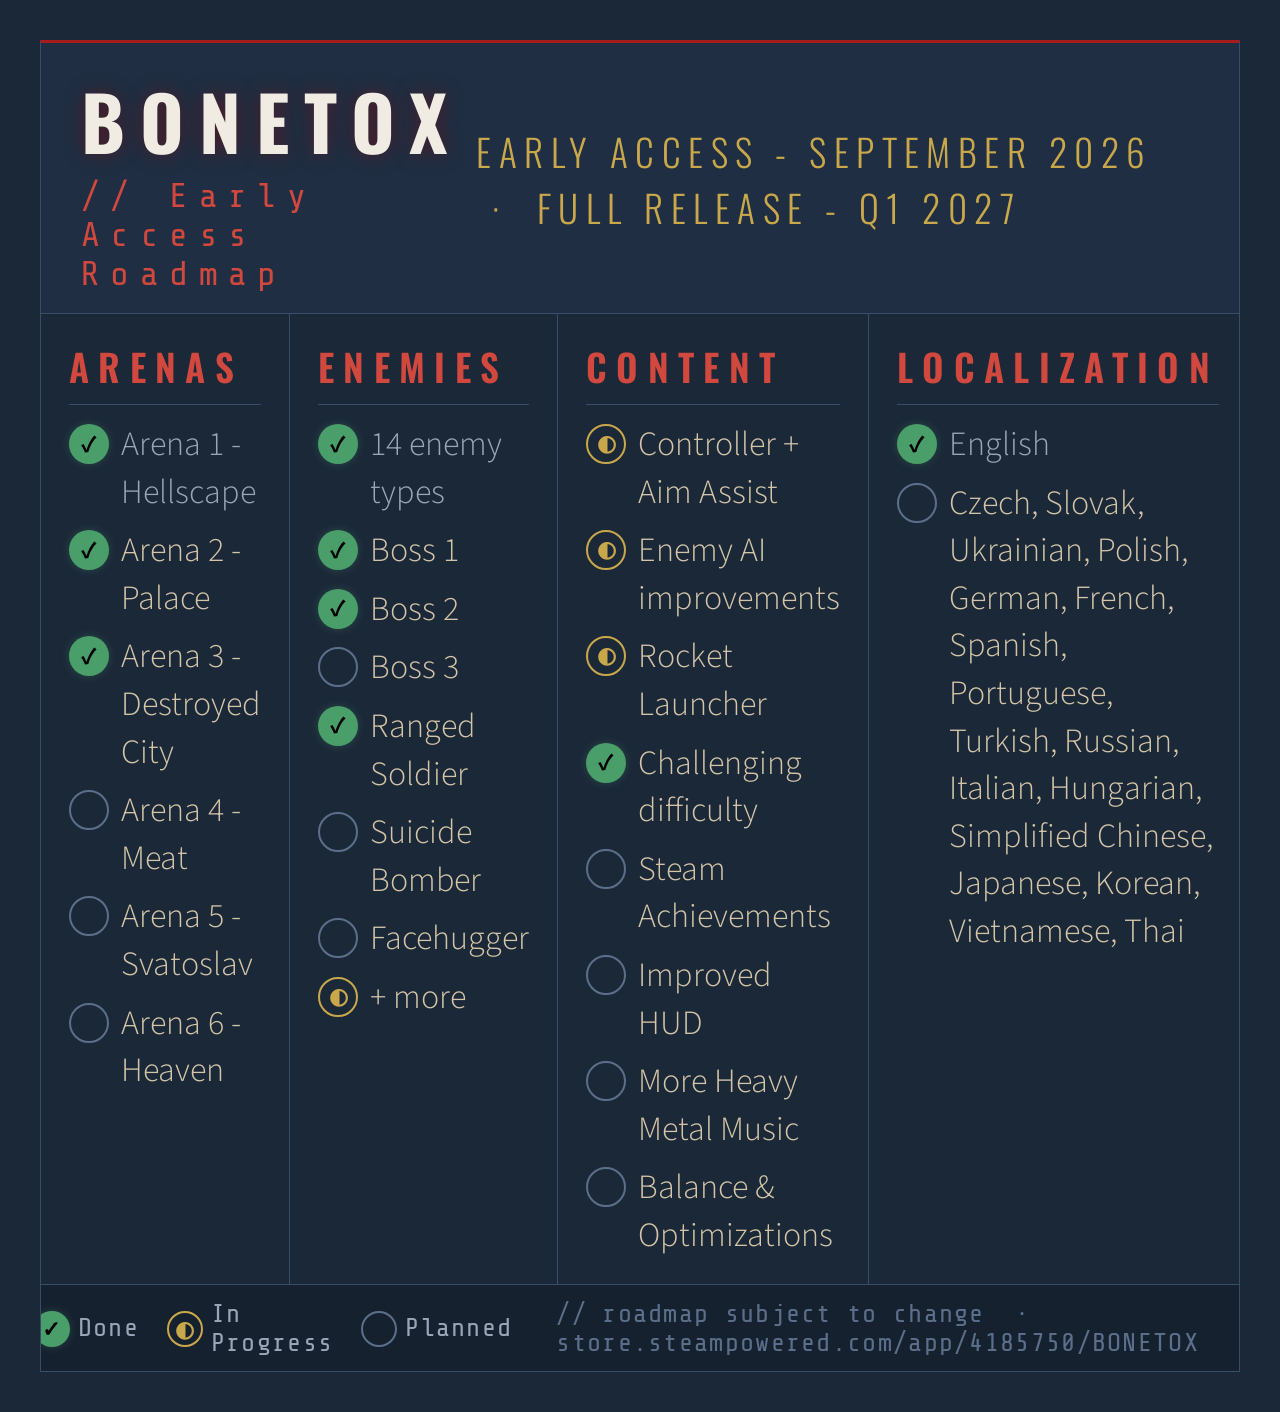
<file: roadmap/roadmap_short.html>
<!DOCTYPE html>
<html lang="en">
<head>
<meta charset="UTF-8">
<meta name="viewport" content="width=device-width, initial-scale=1.0">
<title>BONETOX - Roadmap</title>
<style>
  @import url('https://fonts.googleapis.com/css2?family=Oswald:wght@400;600;700&family=Share+Tech+Mono&family=Source+Sans+3:wght@300;400;600&display=swap');

  :root {
    --bg:        #1b2838;
    --surface:   #1b2838;
    --border:    #3a4d68;
    --blood:     #a51c1c;
    --blood-mid: #d1483f;
    --bone:      #d4c5a9;
    --bone-dim:  #9aa6b8;
    --white:     #f0ece4;
    --done:      #4a9e6a;
    --partial:   #c9a84c;
  }

  * { margin: 0; padding: 0; box-sizing: border-box; }

  body {
    background: var(--bg);
    font-family: 'Source Sans 3', sans-serif;
    font-weight: 300;
    font-size: 44px;
    padding: 40px;
    display: flex;
    align-items: center;
    justify-content: center;
    min-height: 100vh;
  }

  /* OUTER BOX */
  .roadmap {
    width: 1908px;
    background: var(--surface);
    border: 1px solid var(--border);
    border-top: 3px solid var(--blood);
    overflow: hidden;
  }

  /* HEADER */
  .rm-header {
    display: flex;
    align-items: center;
    justify-content: space-between;
    padding: 22px 40px 20px;
    border-bottom: 1px solid var(--border);
    background: #1f2e42;
  }

  .rm-title {
    font-family: 'Oswald', sans-serif;
    font-weight: 700;
    font-size: 56pt;
    letter-spacing: 0.2em;
    color: var(--white);
    text-shadow: 0 0 20px rgba(139,0,0,0.4);
  }

  .rm-sub {
    font-family: 'Share Tech Mono', monospace;
    font-size: 26pt;
    letter-spacing: 0.3em;
    color: var(--blood-mid);
  }

  .rm-tag {
    font-family: 'Oswald', sans-serif;
    font-size: 28pt;
    letter-spacing: 0.2em;
    color: var(--partial);
    text-transform: uppercase;
  }

  /* COLUMNS */
  .rm-cols {
    display: grid;
    grid-template-columns: 1fr 1fr 1fr 1fr;
    border-top: none;
  }

  .col {
    padding: 24px 28px;
    border-right: 1px solid var(--border);
  }

  .col:last-child { border-right: none; }

  .col-title {
    font-family: 'Oswald', sans-serif;
    font-weight: 600;
    font-size: 28pt;
    letter-spacing: 0.25em;
    text-transform: uppercase;
    color: var(--blood-mid);
    margin-bottom: 16px;
    padding-bottom: 10px;
    border-bottom: 1px solid var(--border);
  }

  /* ITEMS */
  .item {
    display: flex;
    align-items: flex-start;
    gap: 12px;
    margin-bottom: 11px;
  }

  .item:last-child { margin-bottom: 0; }

  .dot {
    width: 40px;
    height: 40px;
    border-radius: 50%;
    flex-shrink: 0;
    margin-top: 3px;
    display: flex;
    align-items: center;
    justify-content: center;
    font-size: 24px;
    font-weight: 700;
  }

  .dot.done {
    background: var(--done);
    box-shadow: 0 0 8px rgba(74,158,106,0.3);
  }
  .dot.done::after { content: '✓'; color: #000; }

  .dot.partial {
    background: transparent;
    border: 2px solid var(--partial);
  }
  .dot.partial::after { content: '◐'; color: var(--partial); font-size: 22px; }

  .dot.todo {
    background: transparent;
    border: 2px solid #5c6f8a;
  }

  .label {
    font-size: 34px;
    color: var(--bone);
    line-height: 1.4;
  }

  .label.dim { color: var(--bone-dim); }

  .label small {
    display: block;
    font-size: 26px;
    color: #6b7d99;
    font-family: 'Share Tech Mono', monospace;
    margin-top: 2px;
  }

  /* LEGEND */
  .rm-legend {
    display: flex;
    gap: 28px;
    padding: 14px 40px;
    border-top: 1px solid var(--border);
    background: #16212f;
    justify-content: flex-end;
  }

  .legend-item {
    display: flex;
    align-items: center;
    gap: 8px;
    font-family: 'Share Tech Mono', monospace;
    font-size: 26px;
    color: var(--bone-dim);
    letter-spacing: 0.05em;
  }
</style>
</head>
<body>

<div class="roadmap">

  <!-- HEADER -->
  <div class="rm-header">
    <div>
      <div class="rm-title">BONETOX</div>
      <div class="rm-sub">// Early Access Roadmap</div>
    </div>
    <div class="rm-tag">Early Access - September 2026 &nbsp;·&nbsp; Full Release - Q1 2027</div>
  </div>

  <!-- COLUMNS -->
  <div class="rm-cols">

    <!-- COL 1: ARENAS -->
    <div class="col">
      <div class="col-title">Arenas</div>
      <div class="item"><div class="dot done"></div><div class="label dim">Arena 1 - Hellscape</div></div>
      <div class="item"><div class="dot done"></div><div class="label">Arena 2 - Palace</div></div>
	  <div class="item"><div class="dot done"></div><div class="label">Arena 3 - Destroyed City</div></div>
      <div class="item"><div class="dot todo"></div><div class="label">Arena 4 - Meat</div></div>
      <div class="item"><div class="dot todo"></div><div class="label">Arena 5 - Svatoslav</div></div>
      <div class="item"><div class="dot todo"></div><div class="label">Arena 6 - Heaven</div></div>
    </div>

    <!-- COL 2: ENEMIES -->
    <div class="col">
      <div class="col-title">Enemies</div>
      <div class="item"><div class="dot done"></div><div class="label dim">14 enemy types</div></div>
      <div class="item"><div class="dot done"></div><div class="label">Boss 1</div></div>
      <div class="item"><div class="dot done"></div><div class="label">Boss 2</div></div>
      <div class="item"><div class="dot todo"></div><div class="label">Boss 3</div></div>
      <div class="item"><div class="dot done"></div><div class="label">Ranged Soldier</div></div>
      <div class="item"><div class="dot todo"></div><div class="label">Suicide Bomber</div></div>
      <div class="item"><div class="dot todo"></div><div class="label">Facehugger</div></div>
      <div class="item"><div class="dot partial"></div><div class="label">+ more</div></div>
    </div>

    <!-- COL 3: CONTENT -->
    <div class="col">
      <div class="col-title">Content</div>
      <div class="item"><div class="dot partial"></div><div class="label">Controller + Aim Assist</div></div>
      <div class="item"><div class="dot partial"></div><div class="label">Enemy AI improvements</div></div>
      <div class="item"><div class="dot partial"></div><div class="label">Rocket Launcher</div></div>
      <div class="item"><div class="dot done"></div><div class="label">Challenging difficulty</div></div>
      <div class="item"><div class="dot todo"></div><div class="label">Steam Achievements</div></div>
      <div class="item"><div class="dot todo"></div><div class="label">Improved HUD</div></div>
      <div class="item"><div class="dot todo"></div><div class="label">More Heavy Metal Music</div></div>
      <div class="item"><div class="dot todo"></div><div class="label">Balance &amp; Optimizations</div></div>
    </div>

    <!-- COL 4: LOCALIZATION -->
    <div class="col">
      <div class="col-title">Localization</div>
      <div class="item"><div class="dot done"></div><div class="label dim">English</div></div>
      <div class="item"><div class="dot todo"></div><div class="label">Czech, Slovak, Ukrainian, Polish, German, French, Spanish, Portuguese, Turkish, Russian, Italian, Hungarian, Simplified Chinese, Japanese, Korean, Vietnamese, Thai</div></div>
    </div>

  </div>

  <!-- LEGEND -->
  <div class="rm-legend">
    <div class="legend-item"><div class="dot done" style="width:36px;height:36px;font-size:22px;"></div> Done</div>
    <div class="legend-item"><div class="dot partial" style="width:36px;height:36px;font-size:20px;"></div> In Progress</div>
    <div class="legend-item"><div class="dot todo" style="width:36px;height:36px;"></div> Planned</div>
    <div class="legend-item" style="margin-left:16px;color:#5c6f8a">// roadmap subject to change &nbsp;·&nbsp; store.steampowered.com/app/4185750/BONETOX</div>
  </div>

</div>

</body>
</html>
</file>
